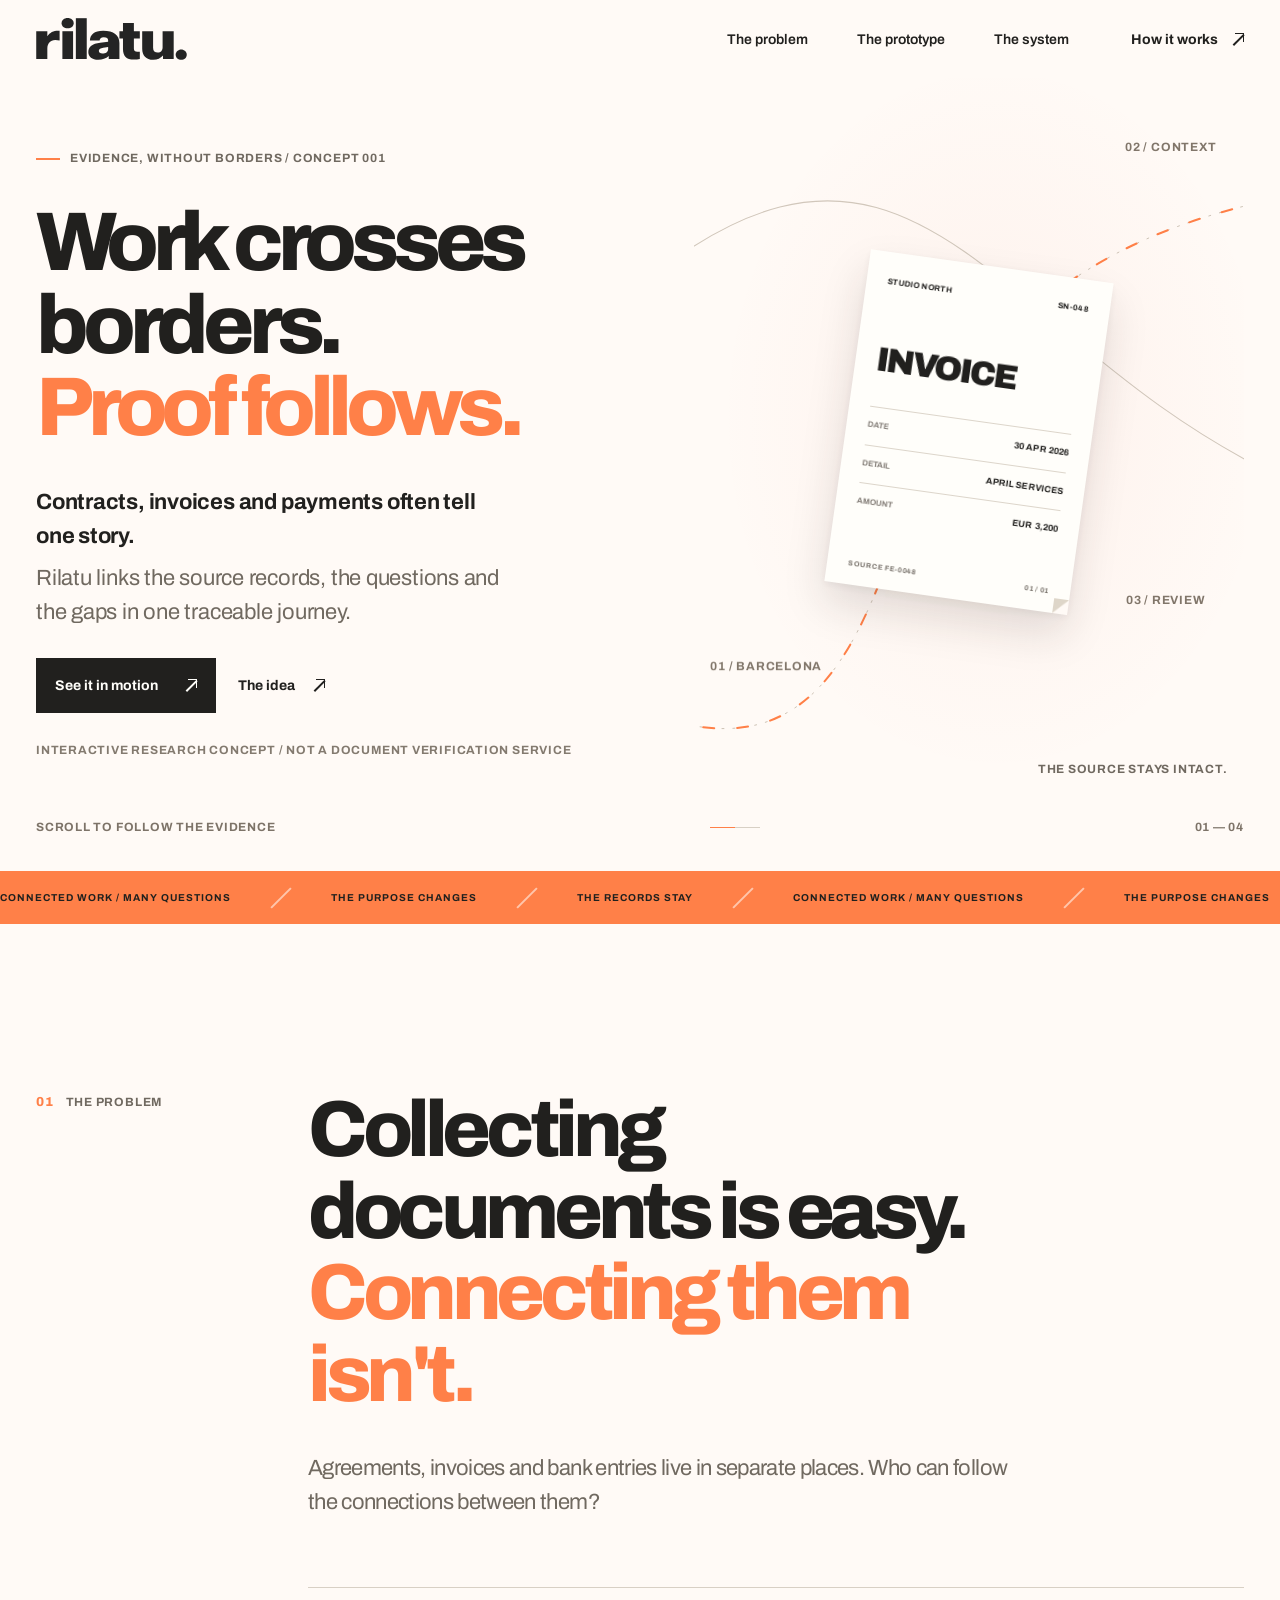
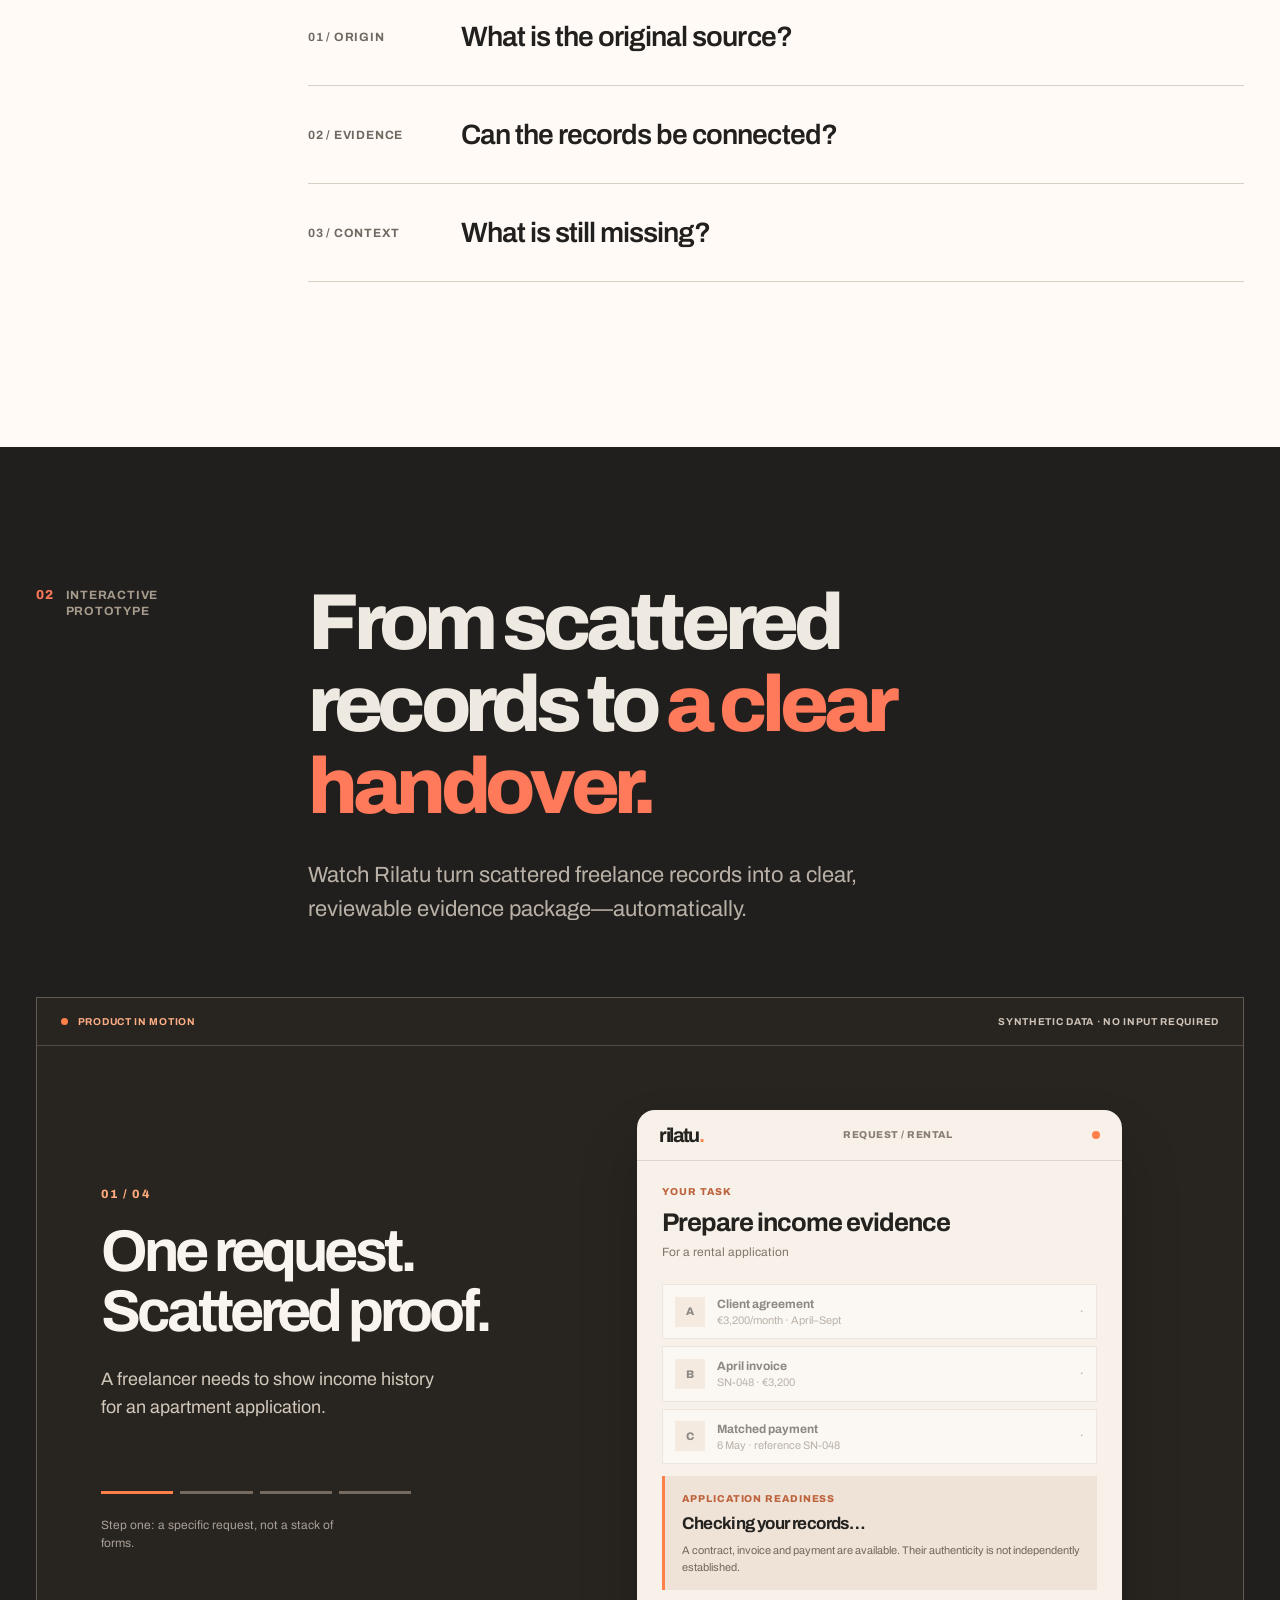
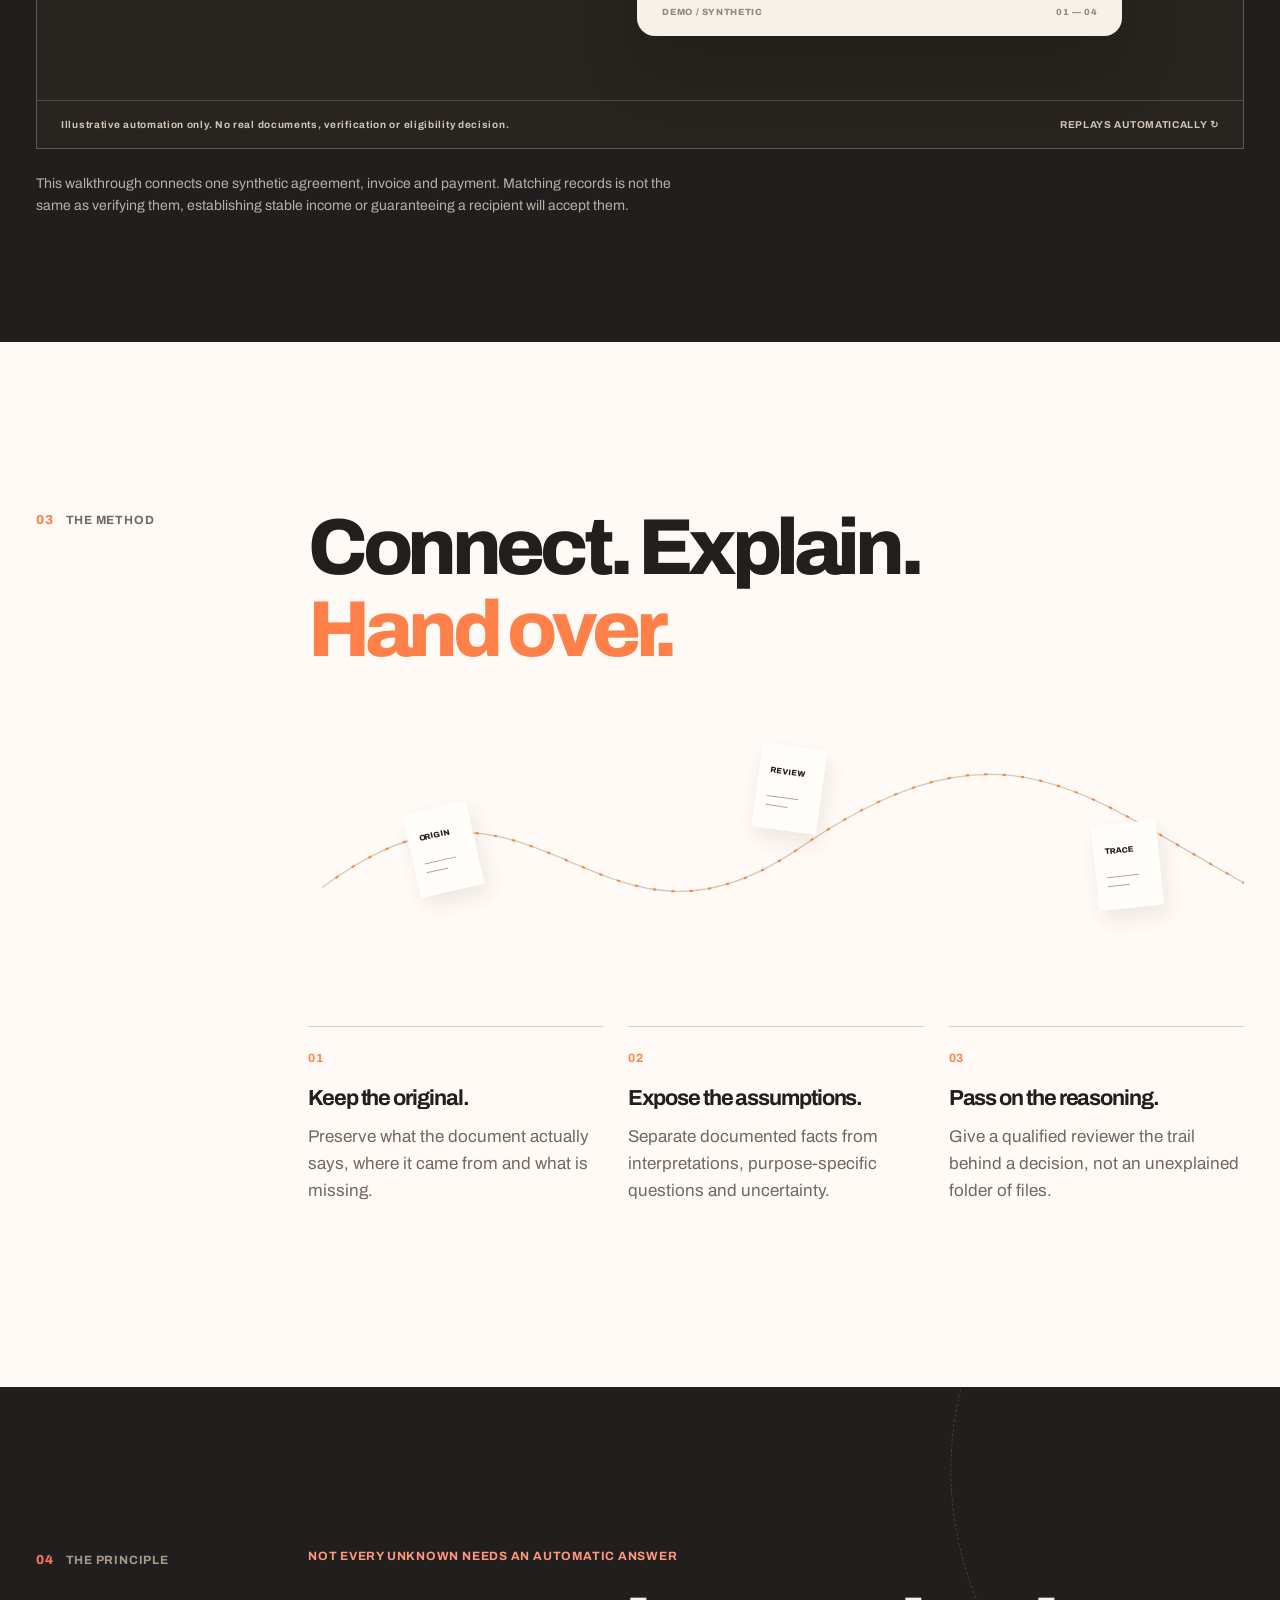
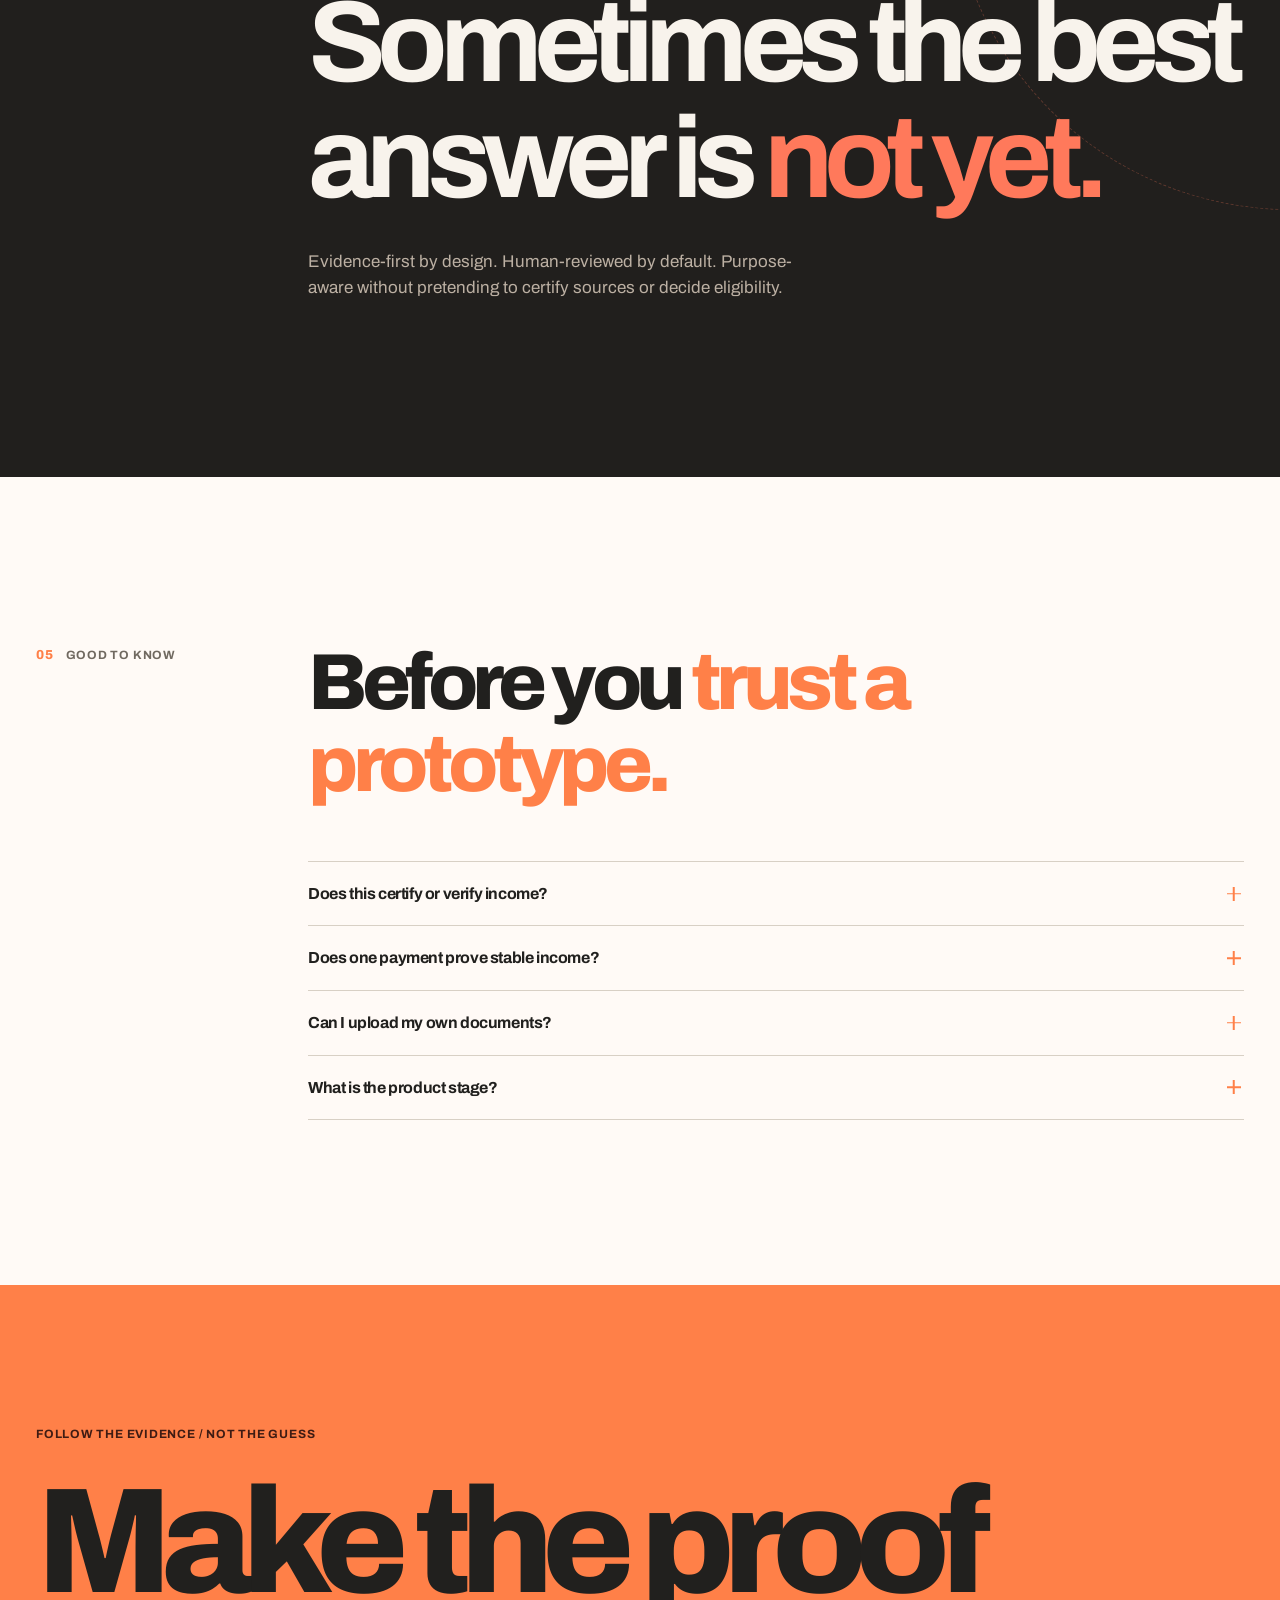
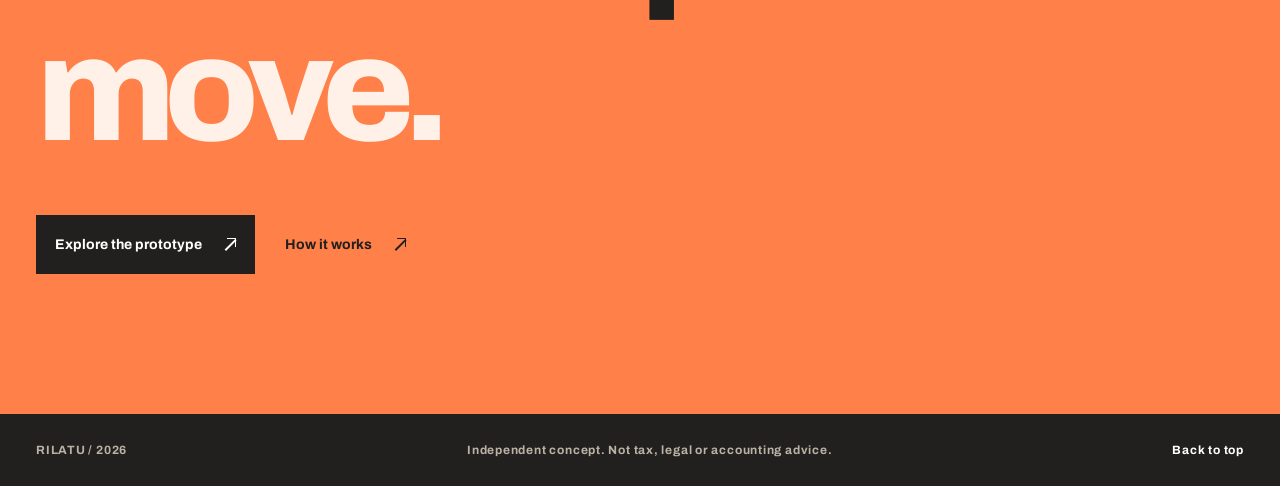
<file: index.html>
<!doctype html>
<html lang="en">
<head>
<meta charset="utf-8">
<meta name="viewport" content="width=device-width,initial-scale=1">
<meta name="theme-color" content="#f3eee6">
<meta name="description" content="Rilatu links a freelance contract, invoice and payment to the questions they can support. Explore an interactive, synthetic evidence journey.">
<meta name="color-scheme" content="light">
<meta property="og:type" content="website">
<meta property="og:title" content="Rilatu — Proof should travel.">
<meta property="og:description" content="Contracts, invoices and payments connect into one traceable work history.">
<meta property="og:image" content="https://dokarpov.github.io/rilatu/og-cover.svg?v=geometric-2">
<meta property="og:url" content="https://dokarpov.github.io/rilatu/">
<meta name="twitter:card" content="summary_large_image">
<link rel="canonical" href="https://dokarpov.github.io/rilatu/">
<link rel="icon" type="image/svg+xml" href="favicon.svg?v=geometric-2">
<link rel="manifest" href="site.webmanifest">
<link rel="preconnect" href="https://fonts.googleapis.com">
<link rel="preconnect" href="https://fonts.gstatic.com" crossorigin>
<link href="https://fonts.googleapis.com/css2?family=Archivo:wght@400;500;600;700;800;900&display=swap" rel="stylesheet">
<link rel="stylesheet" href="styles.css?v=vector-1"><link rel="stylesheet" href="film.css">
<script type="application/ld+json">{"@context":"https://schema.org","@type":"WebSite","name":"Rilatu","url":"https://dokarpov.github.io/rilatu/","inLanguage":"en","description":"Interactive synthetic example of connected freelance work evidence."}</script>
<script src="script.js?v=vector-1" defer></script><script src="film.js" defer></script>
<title>Rilatu — Proof should travel.</title>
</head>
<body>
<a class="skip" href="#main">Skip to content</a>
<header class="site-header" id="top">
  <div class="container nav-inner">
    <a class="wordmark" href="#top" aria-label="Rilatu home"><img class="brand-wordmark" src="rilatu-logo.svg?v=geometric-2" width="152" height="43" alt="rilatu." decoding="async"></a>
    <nav class="desktop-nav" aria-label="Main navigation"><a href="#problem">The problem</a><a href="#demo">The prototype</a><a href="#method">The system</a></nav>
    <a class="nav-cta" href="#method">How it works <span class="arrow-icon" aria-hidden="true"></span></a>
  </div>
</header>

<main id="main">
  <section class="hero" aria-labelledby="hero-title">
    <div class="container hero-inner">
      <div class="hero-copy">
        <p class="eyebrow"><span class="dash"></span> EVIDENCE, WITHOUT BORDERS / CONCEPT 001</p>
        <h1 id="hero-title"><span class="hero-line"><span>Work crosses</span></span><span class="hero-line"><span>borders.</span></span><span class="hero-line tone"><span>Proof follows.</span></span></h1>
        <div class="hero-deck">
          <p>Contracts, invoices and payments often tell one story.</p>
          <p>Rilatu links the source records, the questions and the gaps in one traceable journey.</p>
        </div>
        <div class="hero-actions"><a class="solid-link" href="#demo">See it in motion <span class="arrow-icon" aria-hidden="true"></span></a><a class="under-link" href="#problem">The idea <span class="arrow-icon" aria-hidden="true"></span></a></div>
        <p class="concept-note">INTERACTIVE RESEARCH CONCEPT / NOT A DOCUMENT VERIFICATION SERVICE</p>
      </div>
      <div class="hero-flight" aria-label="Illustration of agreement, invoice and payment records linked along a route">
        <svg class="flight-vector" viewBox="0 0 720 720" preserveAspectRatio="xMidYMid meet" aria-hidden="true"><path class="ghost-path" d="M-80 630 C 170 775 224 600 280 442 S 447 120 800 90"/><path class="animated-path" d="M-80 630 C 170 775 224 600 280 442 S 447 120 800 90"/><path class="side-route" d="M15 180 C 300 -30 385 276 700 416"/></svg>
        <span class="flight-coord flight-coord-1">01 / BARCELONA</span><span class="flight-coord flight-coord-2">02 / CONTEXT</span><span class="flight-coord flight-coord-3">03 / REVIEW</span>
        <div class="flight-paper paper-main" aria-hidden="true"><div class="receipt-top"><span>STUDIO NORTH</span><span>SN-048</span></div><div class="receipt-heading">INVOICE</div><div class="receipt-row"><span>DATE</span><b>30 APR 2026</b></div><div class="receipt-row"><span>DETAIL</span><b>APRIL SERVICES</b></div><div class="receipt-row"><span>AMOUNT</span><b>EUR 3,200</b></div><div class="receipt-bottom"><span>SOURCE FE-0048</span><span>01 / 01</span></div></div>
        <div class="flight-paper paper-traveler traveler-a" aria-hidden="true"><span>01 / AGREEMENT</span><i></i><i></i><i></i><b>PDF</b></div>
        <div class="flight-paper paper-traveler traveler-b" aria-hidden="true"><span>02 / INVOICE</span><i></i><i></i><i></i><b>ES</b></div>
        <div class="flight-paper paper-traveler traveler-c" aria-hidden="true"><span>03 / PAYMENT</span><i></i><i></i><i></i><b>OK?</b></div>
        <span class="flight-label">THE SOURCE STAYS INTACT.</span>
      </div>
    </div>
    <div class="container hero-foot"><span>SCROLL TO FOLLOW THE EVIDENCE</span><span class="hero-scroll-signal" aria-hidden="true"><span></span></span><span>01 — 04</span></div>
  </section>

  <div class="ticker" aria-hidden="true"><div class="ticker-track"><span>CONNECTED WORK / MANY QUESTIONS</span><i></i><span>THE PURPOSE CHANGES</span><i></i><span>THE RECORDS STAY</span><i></i><span>CONNECTED WORK / MANY QUESTIONS</span><i></i><span>THE PURPOSE CHANGES</span><i></i><span>THE RECORDS STAY</span><i></i></div></div>

  <section class="problem section-pad container" id="problem" aria-labelledby="problem-title">
    <div class="section-index" data-reveal><span>01</span><span>THE PROBLEM</span></div>
    <div class="section-main">
      <h2 class="display" id="problem-title" data-reveal>Collecting documents is easy. <span>Connecting them isn't.</span></h2>
      <p class="problem-lead" data-reveal>Agreements, invoices and bank entries live in separate places. Who can follow the connections between them?</p>
      <div class="questions">
        <div class="question" data-reveal><span>01 / ORIGIN</span><p>What is the original source?</p><i></i></div>
        <div class="question" data-reveal><span>02 / EVIDENCE</span><p>Can the records be connected?</p><i></i></div>
        <div class="question" data-reveal><span>03 / CONTEXT</span><p>What is still missing?</p><i></i></div>
      </div>
    </div>
  </section>

  <section class="product" id="demo" aria-labelledby="demo-title">
    <div class="container">
      <div class="product-heading">
        <div class="section-index inverse" data-reveal><span>02</span><span>INTERACTIVE PROTOTYPE</span></div>
        <div><h2 class="display" id="demo-title" data-reveal>From scattered records to <span>a clear handover.</span></h2><p data-reveal>Watch Rilatu turn scattered freelance records into a clear, reviewable evidence package—automatically.</p></div>
      </div>

      <div class="rilatu-film" aria-label="Automatically animated product demonstration">
      <div class="rilatu-film-top"><span class="rilatu-live"><i></i> PRODUCT IN MOTION</span><span>SYNTHETIC DATA · NO INPUT REQUIRED</span></div>
      <div class="rilatu-film-grid"><div class="rilatu-film-copy"><span class="rilatu-overline" id="filmCounter">01 / 04</span><h3 id="filmHeading">One request. Scattered proof.</h3><p id="filmNarrative">A freelancer needs to show income history for an apartment application.</p><div class="rilatu-film-progress" aria-hidden="true"><i></i><i></i><i></i><i></i></div><p class="rilatu-film-caption" id="filmCaption">Rilatu prepares a reviewable package instead of sending loose documents.</p></div>
      <div class="rilatu-device"><div class="rilatu-device-bar"><b>rilatu<span>.</span></b><span id="filmScreen">REQUEST / RENTAL</span><i></i></div><div class="rilatu-device-body">
      <div class="rilatu-device-intro"><span id="filmKicker">YOUR TASK</span><strong id="filmTitle">Prepare income evidence</strong><p id="filmSub">For a rental application</p></div>
      <div class="rilatu-film-docs">
      <div class="rilatu-film-doc" data-doc="agreement"><span class="rilatu-doc-symbol">A</span><div><strong>Client agreement</strong><small>€3,200/month · April–Sept</small></div><em>·</em></div>
      <div class="rilatu-film-doc" data-doc="invoice"><span class="rilatu-doc-symbol">B</span><div><strong>April invoice</strong><small>SN-048 · €3,200</small></div><em>·</em></div>
      <div class="rilatu-film-doc" data-doc="payment"><span class="rilatu-doc-symbol">C</span><div><strong>Matched payment</strong><small>6 May · reference SN-048</small></div><em>·</em></div></div>
      <div class="rilatu-film-outcome"><span id="filmResultKicker">APPLICATION READINESS</span><strong id="filmResultTitle">Checking your records…</strong><p id="filmResultText">Rilatu connects the available sources and highlights what still needs attention.</p></div><div class="rilatu-device-footer"><span>DEMO / SYNTHETIC</span><span id="filmDeviceStep">01 — 04</span></div></div></div></div>
      <div class="rilatu-film-bottom"><span>Illustrative automation only. No real documents, verification or eligibility decision.</span><span>REPLAYS AUTOMATICALLY ↻</span></div></div>
      <div class="rilatu-film-legacy" hidden>
      <div class="workspace" data-reveal data-step="1">
        <div class="workspace-top"><span><span class="status-dot"></span> RILATU / EVIDENCE WORKSPACE</span><span>SYNTHETIC RECORD / FE-0048</span></div>
        <div class="guided-head" aria-label="Interactive demo progress">
          <p class="guided-kicker"><span id="guidedCount">01 / 03</span> &middot; An example, not verified evidence</p>
          <h3 id="stepTitle" tabindex="-1">What do you need to prove?</h3>
          <p id="stepDesc">Choose a purpose to begin. We'll show one decision at a time.</p>
          <div class="guided-progress" aria-hidden="true"><span data-step-marker="1" class="is-current">Choose</span><span data-step-marker="2">Inspect</span><span data-step-marker="3">Review</span></div>
        </div>
        <div class="workspace-body">
          <div class="source-panel">
            <div class="small-label"><span>01 / CONNECTED SOURCES</span><span class="unchanged-label">UNCHANGED IN EVERY VIEW</span></div>
            <p class="panel-explainer">Three records tell one work story. Select any record to inspect its role.</p>
            <div class="record-stack" id="sourceSheet" aria-label="Three source records connected in a sample evidence chain">
              <button type="button" class="record is-inspected" data-record="contract" aria-pressed="true"><span class="record-index">01 / AGREEMENT</span><span class="record-title">Client retainer</span><span class="record-meta">Studio North · April–September 2026</span><strong>€3,200 / month</strong><span class="record-stamp">SOURCE A</span></button>
              <button type="button" class="record" data-record="invoice" aria-pressed="false"><span class="record-index">02 / INVOICE</span><span class="record-title">Work billed</span><span class="record-meta">SN-048 · April 2026</span><strong>€3,200</strong><span class="record-stamp">SOURCE B</span></button>
              <button type="button" class="record" data-record="payment" aria-pressed="false"><span class="record-index">03 / PAYMENT</span><span class="record-title">Transfer recorded</span><span class="record-meta">Reference SN-048 · 06 May 2026</span><strong>€3,200</strong><span class="record-stamp">SOURCE C</span></button>
            </div>
            <div class="record-inspector" id="recordInspector" aria-live="polite"><span id="recordInspectLabel">AGREEMENT / FACT</span><p id="recordInspectText">A sample agreement states a monthly retainer. It does not prove every month was paid.</p></div>
            <p class="source-assurance"><span class="assurance-symbol" aria-hidden="true"></span>Amount and reference match in this sample; authenticity is not verified.</p>
          </div>
          <div class="review-panel">
            <div class="small-label"><span>02 / CHOOSE THE PURPOSE</span><span id="reviewCode">01 / INCOME</span></div>
            <p class="panel-explainer review-instruction">The sources stay the same. A different purpose requires a different explanation.</p>
            <div class="countries" role="group" aria-label="Choose evidence purpose">
              <button type="button" class="country is-active" data-country="income" aria-pressed="true"><small>01</small>Income</button>
              <button type="button" class="country" data-country="rental" aria-pressed="false"><small>02</small>Rental</button>
              <button type="button" class="country" data-country="residency" aria-pressed="false"><small>03</small>Residency</button>
              <div class="country-indicator" aria-hidden="true"><i id="countryIndicator"></i></div>
            </div>
            <div class="review-dynamic" id="reviewDynamic" aria-live="polite" aria-atomic="true">
              <p class="context-label" id="interpretationSubtitle">PURPOSE / INCOME SUMMARY · ILLUSTRATIVE</p>
              <h3 id="interpretationTitle">Three records. One traceable payment.</h3>
              <dl class="review-results">
                <div><dt>What we know</dt><dd id="mappingText">An agreement, an April invoice and one linked payment of €3,200</dd></div>
                <div><dt>What to check</dt><dd id="checkText">Identity, source authenticity and consistency</dd></div>
                <div><dt>What's missing</dt><dd id="missingText">Additional periods and independent verification</dd></div>
              </dl>
              <div class="review-outcome" id="reviewOutcome"><span class="outcome-mark" aria-hidden="true"></span><div><span>CURRENT STATUS</span><strong>Linked, not certified</strong><p id="nextAction">Match additional months and check authenticity before claiming regular income.</p></div></div>
              <p class="interpretation-note" id="interpretationNote">An illustrative link, not a verified income report.</p>
            </div>
            <p class="journey-nudge" id="journeyNudge" role="status" aria-live="polite"><span>YOUR NEXT STEP</span> Open the evidence trail to see which records support this review.</p>
            <div class="review-buttons"><button type="button" class="review-button" id="trailToggle" aria-expanded="false" aria-controls="evidenceTrail">View evidence trail <span class="line-chevron" aria-hidden="true"></span></button><button type="button" class="review-button strong-button" id="exportButton">Export sample JSON <span class="arrow-icon" aria-hidden="true"></span></button></div>
            <p class="export-feedback" id="exportFeedback" role="status" aria-live="polite"></p>
            <div class="evidence-trail" id="evidenceTrail" hidden><p>03 / TRACE WHAT IS KNOWN</p><ol><li><b>Agreement</b> Monthly retainer in a sample agreement</li><li><b>Invoice</b> €3,200 billed for April; SN-048</li><li><b>Payment</b> €3,200, matching reference SN-048</li><li><b>Purpose</b> <span id="trailContext">Income summary / sample</span></li><li><b>Gap</b> <span id="trailGap">Only one month of payment evidence</span></li><li><b>Status</b> Illustrative match; independent checks required</li></ol></div>
          </div>
        </div>
        <div class="guided-actions" aria-label="Demo navigation">
          <button type="button" id="demoBack" class="guided-back" hidden>Back</button>
          <button type="button" id="demoNext" class="guided-next" hidden>See the review <span aria-hidden="true">&rarr;</span></button>
        </div>
        <div class="workspace-foot"><span>LINKED DOES NOT MEAN INDEPENDENTLY VERIFIED.</span><span>NO UPLOADS / NO BACKEND</span></div>
      </div>
      </div>
      <p class="demo-caveat" data-reveal>This walkthrough connects one synthetic agreement, invoice and payment. Matching records is not the same as verifying them, establishing stable income or guaranteeing a recipient will accept them.</p>
    </div>
  </section>

  <section class="method section-pad container" id="method" aria-labelledby="method-title">
    <div class="section-index" data-reveal><span>03</span><span>THE METHOD</span></div>
    <div class="section-main">
      <h2 class="display" id="method-title" data-reveal>Connect. Explain. <span>Hand over.</span></h2>
      <div class="handoff" aria-hidden="true"><svg viewBox="0 0 1120 270" preserveAspectRatio="none"><path class="handoff-quiet" d="M-40 195C254-18 312 275 570 130S915 85 1150 185"/><path class="handoff-live" d="M-40 195C254-18 312 275 570 130S915 85 1150 185"/></svg><div class="handoff-doc hd-one"><span>ORIGIN</span><i></i><i></i></div><div class="handoff-doc hd-two"><span>REVIEW</span><i></i><i></i></div><div class="handoff-doc hd-three"><span>TRACE</span><i></i><i></i></div></div>
      <div class="steps"><article data-reveal><span>01</span><h3>Keep the original.</h3><p>Preserve what the document actually says, where it came from and what is missing.</p></article><article data-reveal><span>02</span><h3>Expose the assumptions.</h3><p>Separate documented facts from interpretations, purpose-specific questions and uncertainty.</p></article><article data-reveal><span>03</span><h3>Pass on the reasoning.</h3><p>Give a qualified reviewer the trail behind a decision, not an unexplained folder of files.</p></article></div>
    </div>
  </section>

  <section class="statement"><div class="container statement-inner"><div class="section-index inverse"><span>04</span><span>THE PRINCIPLE</span></div><div><p class="statement-pre">NOT EVERY UNKNOWN NEEDS AN AUTOMATIC ANSWER</p><h2 data-reveal>Sometimes the best answer is <span>not yet.</span></h2><p>Evidence-first by design. Human-reviewed by default. Purpose-aware without pretending to certify sources or decide eligibility.</p></div></div><div class="statement-curve" aria-hidden="true"></div></section>

  <section class="faq section-pad container" id="faq" aria-labelledby="faq-title"><div class="section-index"><span>05</span><span>GOOD TO KNOW</span></div><div class="section-main"><h2 class="display" id="faq-title" data-reveal>Before you <span>trust a prototype.</span></h2><div class="faq-items"><details><summary>Does this certify or verify income?<span class="faq-plus" aria-hidden="true"></span></summary><p>No. This demonstration only links synthetic records. It does not authenticate files, certify income or guarantee acceptance.</p></details><details><summary>Does one payment prove stable income?<span class="faq-plus" aria-hidden="true"></span></summary><p>No. One matched payment is evidence for one period, not proof of income continuity. More history and independent verification would be needed.</p></details><details><summary>Can I upload my own documents?<span class="faq-plus" aria-hidden="true"></span></summary><p>No. Everything on this page uses synthetic examples in your browser; there is no backend or personal document storage.</p></details><details><summary>What is the product stage?<span class="faq-plus" aria-hidden="true"></span></summary><p>Interactive research concept. The next milestone is validating source-linking and evidence-review workflows with freelancers and the people receiving their documents.</p></details></div></div></section>

  <section class="closing" id="contact"><div class="container closing-inner"><p>FOLLOW THE EVIDENCE / NOT THE GUESS</p><h2 data-reveal>Make the proof <span>move.</span></h2><div class="closing-actions"><a href="#demo" class="closing-primary">Explore the prototype <span class="arrow-icon" aria-hidden="true"></span></a><a href="#method">How it works <span class="arrow-icon" aria-hidden="true"></span></a></div></div></section>
</main>
<footer class="footer"><div class="container footer-inner"><span>RILATU / 2026</span><span>Independent concept. Not tax, legal or accounting advice.</span><a href="#top">Back to top</a></div></footer>
</body>
</html>
</file>
<file: styles.css>
/* RILATU / 2026
   Direction: warm paper, black ink, signal vermilion.
   Type: Archivo only. Motion: travel, gravity, trace. No decorative cards. */
:root{--paper:#fffaf6;--white:#fffefa;--ink:#21201e;--soft:#706960;--faint:#d8d0c5;--red:#ff8048;--night:#211f1d;--night-text:#eee9e1;--ease:cubic-bezier(.22,1,.36,1)}
*{box-sizing:border-box}html{scroll-behavior:smooth;scroll-padding-top:82px}
body{margin:0;background:var(--paper);color:var(--ink);font:400 16px/1.5 'Archivo',Arial,sans-serif;-webkit-font-smoothing:antialiased;overflow-x:hidden}
button,input{font:inherit}a{color:inherit;text-decoration:none}h1,h2,h3,h4,p{margin-top:0}button,a{touch-action:manipulation}button:focus-visible,a:focus-visible,summary:focus-visible{outline:2px solid var(--red);outline-offset:4px}::selection{background:var(--red);color:#fff}[hidden]{display:none!important}
.container{width:min(100% - 40px,1400px);margin-inline:auto}.skip{position:fixed;top:-100px;left:15px;padding:12px;background:var(--red);color:#fff;z-index:999}.skip:focus{top:12px}
/* Header: no boxes, no colored pill controls. */
.site-header{position:sticky;top:0;z-index:100;background:rgba(255,250,246,.95);backdrop-filter:blur(16px)}
.nav-inner{min-height:68px;display:flex;align-items:center;gap:20px;justify-content:space-between}
.wordmark{display:inline-flex;align-items:center;gap:6px;white-space:nowrap;font-size:23px;font-weight:900;letter-spacing:-.07em;line-height:1}
.brand-wordmark{display:block;width:clamp(116px,13vw,151px);height:auto;aspect-ratio:760/216}.wordmark{flex:none}
.desktop-nav{display:none;align-items:center;gap:36px;margin-left:auto;margin-right:42px}
.desktop-nav a{font-weight:600;font-size:12px;transition:color .2s}.desktop-nav a:hover{color:var(--red)}
.nav-cta{display:flex;gap:12px;align-items:center;font-size:12px;font-weight:700}
.arrow-icon{display:inline-block;position:relative;width:14px;height:14px;flex:none;vertical-align:-2px}
.arrow-icon:before{content:"";position:absolute;left:1px;top:7px;width:15px;height:1.6px;background:currentColor;transform:rotate(-45deg);transform-origin:center}
.arrow-icon:after{content:"";position:absolute;right:0;top:1px;width:8px;height:8px;border-top:1.6px solid currentColor;border-right:1.6px solid currentColor}
a:hover>.arrow-icon,button:hover>.arrow-icon{transform:translate(3px,-3px);transition:transform .3s var(--ease)}
/* Hero: type and a designed flight mechanism */
.hero{overflow:hidden}.hero-inner{display:grid;grid-template-columns:1fr;min-height:unset;gap:40px;align-items:center}
.hero-copy{padding:72px 0 0;position:relative;z-index:2}
.eyebrow,.concept-note,.hero-foot,.flight-coord,.flight-label,.receipt-top,.receipt-row,.receipt-bottom,.ticker,.section-index,.question>span,.workspace-top,.small-label,.context-label,.review-results dt,.regime-control>p,.source-head,.source-end,.workspace-foot,.source-assurance,.evidence-trail>p,.steps article>span,.statement-pre,.closing-inner>p,.footer-inner{font-size:10px;font-weight:700;letter-spacing:.1em}
.eyebrow{color:var(--soft);display:flex;align-items:center;gap:10px;margin-bottom:34px}.dash{display:inline-block;width:24px;height:2px;background:var(--red)}
.hero h1{font-size:clamp(53px,11.9vw,91px);font-weight:800;letter-spacing:-.092em;line-height:.95;margin-bottom:36px;max-width:14ch}
.hero-line{display:block;overflow:hidden;padding-bottom:.07em;margin-bottom:-.07em}
.hero-line>span{display:block;animation:rise-into-view 1.1s var(--ease) backwards}
.hero-line:nth-child(2)>span{animation-delay:.12s}.hero-line:nth-child(3)>span{animation-delay:.24s}
.hero-line.tone{color:var(--red)}
.hero-deck{max-width:440px;font-size:15px;color:var(--soft);line-height:1.62;letter-spacing:-.01em}
.hero-deck p:first-child{font-weight:700;color:var(--ink);font-size:18px;margin-bottom:8px}.hero-deck p:last-child{margin-bottom:0}
.hero-actions{display:flex;flex-wrap:wrap;align-items:center;gap:22px;margin-top:29px}
.solid-link{background:var(--ink);color:var(--white);display:inline-flex;align-items:center;gap:25px;padding:17px 19px;font-size:12px;font-weight:700;transition:background .25s}
.solid-link:hover{background:var(--red)}.under-link{font-size:12px;font-weight:700;display:inline-flex;gap:16px;align-items:center}
.concept-note{font-size:9px;letter-spacing:.075em;color:#837a6f;line-height:1.5;margin:28px 0 0}
.hero-flight{height:500px;position:relative;isolation:isolate;perspective:1000px;overflow:hidden;transform-style:preserve-3d}
.hero-flight:after{content:"";position:absolute;inset:0;z-index:-1;background:radial-gradient(ellipse at 55% 47%,rgba(235,89,59,.055),transparent 65%)}
.flight-vector{position:absolute;inset:-7% -10%;width:120%;height:114%;overflow:visible}
.ghost-path{fill:none;stroke:#c9beb0;stroke-width:1;stroke-dasharray:3 9}
.animated-path{fill:none;stroke:var(--red);stroke-width:2.2;stroke-dasharray:12 25;stroke-linecap:round;animation:run-path 9s linear infinite}
.side-route{fill:none;stroke:#d1c7bb;stroke-width:1.2}
.flight-coord{position:absolute;color:#81766a;font-size:9px;z-index:3}.flight-coord-1{left:3%;bottom:18%}.flight-coord-2{right:5%;top:9%}.flight-coord-3{right:7%;bottom:27%}
.flight-label{position:absolute;bottom:4%;right:3%;font-size:9px;color:var(--soft)}
.flight-paper{position:absolute;background:var(--white);color:var(--ink);box-shadow:0 21px 40px rgba(39,33,29,.13),0 3px 8px rgba(39,33,29,.06);will-change:transform}
.paper-main{z-index:5;width:245px;height:335px;left:50%;top:49%;padding:24px 21px 18px;transform:translate(-50%,-50%) rotate(8deg);animation:main-paper-float 8s ease-in-out infinite;backface-visibility:hidden}
.paper-main:after{content:"";position:absolute;inset:auto 0 0 auto;border-top:15px solid #ded6c9;border-right:15px solid var(--paper)}
.receipt-top{display:flex;justify-content:space-between;font-size:8px;letter-spacing:.04em}
.receipt-heading{font-size:34px;letter-spacing:-.075em;font-weight:900;margin:46px 0 22px}
.receipt-row{padding-block:12px;border-top:1px solid #dcd5ca;display:flex;justify-content:space-between;gap:8px;font-size:8px;letter-spacing:.01em}
.receipt-row>span{color:#857f79}.receipt-row b{text-align:right;font-size:9px}
.receipt-bottom{display:flex;justify-content:space-between;position:absolute;left:21px;right:21px;bottom:16px;font-size:7px;color:#756f68}
.paper-traveler{width:78px;height:105px;padding:10px;opacity:0;backface-visibility:hidden;z-index:2}
.paper-traveler>span{font-size:8px;font-weight:800;letter-spacing:.05em}.paper-traveler i{display:block;height:1px;background:#a79e93;width:75%;margin-top:12px}.paper-traveler i:nth-of-type(2){width:55%;margin-top:8px}.paper-traveler i:nth-of-type(3){width:65%;margin-top:8px}.paper-traveler b{position:absolute;bottom:8px;left:10px;font-size:19px}
.traveler-a{left:6%;top:7%;animation:fly-a 17s ease-in-out infinite}.traveler-b{right:3%;top:18%;background:#ffe3d8;animation:fly-b 19s ease-in-out -5s infinite}.traveler-c{left:8%;bottom:15%;animation:fly-c 20s ease-in-out -9s infinite}
.hero-foot{display:flex;justify-content:space-between;align-items:center;gap:15px;color:#7d7368;margin:18px auto 34px;font-size:9px}.hero-scroll-signal{width:50px;height:1px;background:var(--faint);position:relative;overflow:hidden}.hero-scroll-signal>span{position:absolute;inset:0;width:25px;background:var(--red);animation:slide-dot 2s ease-in-out infinite alternate}
.ticker{overflow:hidden;background:var(--red);color:var(--ink);height:53px;display:flex;align-items:center}.ticker-track{display:flex;align-items:center;width:max-content;white-space:nowrap;gap:36px;animation:marquee 30s linear infinite}.ticker-track>i{width:28px;height:2px;background:rgba(255,255,255,.55);transform:rotate(-45deg)}
/* Sections use whitespace and strokes, never cards. */
.section-pad{padding-block:100px}.section-index{display:flex;gap:12px;align-items:baseline;color:var(--soft);padding-top:5px}
.section-index span:first-child{color:var(--red);font-size:13px;font-weight:800}
.section-main{min-width:0}.display{font-size:clamp(45px,9vw,98px);line-height:1;letter-spacing:-.075em;font-weight:800;max-width:14ch;margin-bottom:31px}
.display span{color:var(--red)}
.problem-lead{font-size:17px;line-height:1.5;letter-spacing:-.03em;max-width:730px;color:var(--soft)}
.questions{margin-top:45px}.question{display:grid;grid-template-columns:110px 1fr 20px;align-items:center;gap:13px;position:relative;padding:23px 0;border-top:1px solid var(--faint)}
.question:last-child{border-bottom:1px solid var(--faint)}.question>span{font-size:9px;color:var(--soft)}
.question p{margin:0;font-size:clamp(16px,3vw,26px);line-height:1.2;font-weight:600;letter-spacing:-.035em}
.question i{width:14px;height:14px;border-top:2px solid var(--red);border-right:2px solid var(--red);transform:rotate(45deg) translate(-4px,4px);transition:transform .35s}
.question:hover i{transform:rotate(45deg) translate(-4px,4px)}
/* The prototype is a single product surface, divided by whitespace and an editorial axis. */
.product{background:var(--night);color:var(--night-text);padding-block:100px 110px;overflow:hidden}
.product-heading .display{color:var(--night-text);max-width:16ch}
.product-heading .display span{color:#ff795b}.product-heading p{max-width:560px;color:#b9b1a7;font-size:16px;line-height:1.55}
.inverse{color:#a69a8d}.inverse span:first-child{color:#fb7557}
.workspace{margin-top:55px;background:#2d2925;color:#f7f2eb}
.workspace-top,.workspace-foot{display:flex;justify-content:space-between;align-items:center;gap:10px;padding:19px 22px;color:#c9beb2;font-size:9px}
.workspace-top{border-bottom:1px solid rgba(255,255,255,.13)}
.workspace-top>span:first-child{display:flex;align-items:center;gap:10px}.status-dot{width:7px;height:7px;background:#fb7557;display:inline-block;border-radius:50%;box-shadow:0 0 0 5px rgba(251,117,87,.12)}
.workspace-body{display:grid;grid-template-columns:1fr;min-width:0}
.source-panel,.review-panel{padding:26px 23px 35px;min-width:0}
.source-panel{border-bottom:1px solid rgba(255,255,255,.15)}
.small-label{display:flex;justify-content:space-between;gap:9px;color:#b0a69a;font-size:9px}
.source-page{background:#f8f4ed;color:var(--ink);width:min(100%,310px);min-height:415px;margin:37px auto 28px;padding:27px 23px 20px;position:relative;transform:rotate(-2.5deg);box-shadow:8px 14px 23px rgba(0,0,0,.17)}
.source-head{display:flex;justify-content:space-between;font-size:9px;line-height:1.5}
.source-head span{text-align:right;font-size:8px}.source-page h3{font-size:47px;letter-spacing:-.07em;margin:66px 0 0;line-height:1}
.source-desc{font-size:11px;color:#6e655c;margin:8px 0 28px}
.source-line{border-top:1px solid #dcd5cb;padding:11px 0;display:flex;justify-content:space-between;gap:9px;font-size:11px}
.source-line span{color:#766e66}.source-line b{text-align:right}
.source-total{display:flex;justify-content:space-between;gap:12px;margin-top:13px;align-items:baseline}.source-total span{font-size:10px}.source-total b{font-size:26px;letter-spacing:-.06em}
.source-end{position:absolute;bottom:13px;left:23px;right:23px;font-size:7px;letter-spacing:.03em;color:#7b736a}
.source-assurance{margin:0;display:flex;gap:10px;align-items:center;color:#b8b0a6;font-size:9px;justify-content:center}
.assurance-symbol{display:inline-block;width:13px;height:8px;border-left:2px solid #ff795b;border-bottom:2px solid #ff795b;transform:rotate(-45deg);margin-bottom:4px}
.countries{display:grid;grid-template-columns:repeat(3,minmax(0,1fr));margin-top:29px;position:relative;border-bottom:1px solid #5a5049}
.country{background:none;color:#a59a8f;border:0;min-width:0;cursor:pointer;padding:16px 3px 18px;font-size:12px;font-weight:700;text-align:left;display:flex;gap:8px;align-items:center;transition:color .25s}
.country small{font-size:9px;font-weight:600;opacity:.6}.country.is-active{color:#fff}.country:hover{color:#fff}
.country-indicator{position:absolute;bottom:-1px;left:0;right:0;height:2px;pointer-events:none}.country-indicator i{display:block;width:33.333%;height:2px;background:#ff795b;transform:translateX(calc(var(--route,0) * 100%));transition:transform .75s var(--ease)}
.review-dynamic{padding-top:28px;min-height:380px}
.context-label{font-size:10px;color:#ff977f;margin:0 0 15px}
.review-dynamic h3{font-size:clamp(27px,4.4vw,41px);line-height:1.13;letter-spacing:-.065em;font-weight:700;max-width:460px;margin:0 0 28px}
.review-results{margin:0}.review-results>div{padding:13px 0;display:grid;grid-template-columns:100px 1fr;gap:12px;border-top:1px solid #4c453e}
.review-results dt{color:#afa398;letter-spacing:.02em;font-size:10px}
.review-results dd{margin:0;font-size:12px;font-weight:600;overflow-wrap:anywhere;line-height:1.5}
.interpretation-note{margin:21px 0 0;color:#b8afa5;max-width:460px;font-size:12px;line-height:1.65}
.regime-control{margin-bottom:24px}.regime-control>p{font-size:9px;color:#a9a096;margin-bottom:9px}
.regime-buttons{display:flex;gap:10px;flex-wrap:wrap}.regime-buttons button{color:#ab9f94;background:none;border:0;border-bottom:1px solid transparent;padding:7px 0;cursor:pointer;font-size:12px}
.regime-buttons button.is-active{color:#fff;border-color:#ff795b}
.review-buttons{display:flex;flex-wrap:wrap;gap:10px;margin-top:12px}.review-button{background:none;border:0;color:#fff;cursor:pointer;display:inline-flex;align-items:center;gap:12px;padding:12px 0;font-size:11px;font-weight:700}
.strong-button{color:#ff977f}.line-chevron{height:9px;width:9px;border-top:1.5px solid currentColor;border-right:1.5px solid currentColor;transform:rotate(45deg)}
.review-button[aria-expanded="true"] .line-chevron{transform:rotate(135deg)}
.evidence-trail{margin-top:19px;border-top:1px solid #51473d;padding-top:19px;animation:trail-appear .35s ease}
.evidence-trail>p{color:#ff977f;font-size:9px;margin:0 0 12px}
.evidence-trail ol{list-style:none;margin:0;padding:0}.evidence-trail li{padding:8px 0;display:grid;grid-template-columns:75px 1fr;gap:10px;color:#c8c0b7;font-size:12px;line-height:1.5}
.evidence-trail b{color:#fff;font-size:11px}.evidence-trail a{color:#ff977f}.evidence-trail .arrow-icon{width:10px;height:10px;scale:.7}
.workspace-foot{border-top:1px solid rgba(255,255,255,.1)}
.demo-caveat{font-size:12px;color:#b8afa6;max-width:650px;margin:24px 0 0;line-height:1.6}
.review-dynamic.is-switching{animation:review-slide .55s var(--ease)}
/* Process becomes a physical flow rather than a row of cards. */
.method .display{max-width:15ch}
.handoff{position:relative;height:215px;overflow:hidden;margin-top:30px}
.handoff svg{position:absolute;inset:0;width:100%;height:100%}
.handoff-quiet{fill:none;stroke:#d5c6b6;stroke-width:1.3}.handoff-live{fill:none;stroke:var(--red);stroke-width:2;stroke-dasharray:4 18;animation:run-path 7s linear infinite}
.handoff-doc{width:65px;height:85px;background:#fffefa;position:absolute;padding:11px;box-shadow:4px 10px 20px rgba(62,39,27,.09);animation:handoff-float 8s ease-in-out infinite}
.handoff-doc span{font-size:8px;font-weight:800}.handoff-doc i{height:1px;background:#b2a69a;display:block;margin-top:15px;width:75%}.handoff-doc i:last-child{width:50%;margin-top:8px}
.hd-one{left:11%;top:33%;rotate:-13deg}.hd-two{left:48%;top:11%;rotate:8deg;animation-delay:-3s}.hd-three{right:9%;top:39%;rotate:-6deg;animation-delay:-5s}
.steps{display:grid;grid-template-columns:1fr;gap:31px;margin-top:18px}
.steps article{padding-top:17px;border-top:1px solid var(--faint)}
.steps article>span{color:var(--red);font-size:11px}
.steps h3{font-size:24px;font-weight:700;letter-spacing:-.05em;margin:13px 0 8px}.steps p{font-size:13px;color:var(--soft);line-height:1.6;max-width:340px}
.statement{position:relative;background:var(--night);color:#f8f3ec;padding:110px 0;overflow:hidden}
.statement-inner{position:relative;z-index:1}.statement-pre{color:#ff977f;font-size:10px}
.statement h2{font-size:clamp(54px,10.3vw,130px);line-height:.98;letter-spacing:-.085em;max-width:1000px;margin:20px 0 32px}
.statement h2 span{color:#ff795b}.statement-inner>div:last-child>p:last-child{max-width:490px;color:#bcb0a3;font-size:15px}
.statement-curve{position:absolute;border:1px dashed rgba(255,121,91,.27);border-radius:50%;width:680px;height:680px;right:-350px;top:-280px;animation:large-drift 16s ease-in-out infinite alternate}
.faq-items{margin-top:40px}.faq details{border-bottom:1px solid var(--faint)}.faq details:first-child{border-top:1px solid var(--faint)}
.faq summary{list-style:none;display:flex;align-items:center;justify-content:space-between;gap:20px;cursor:pointer;padding:21px 0;font-size:16px;font-weight:700;letter-spacing:-.025em}
.faq summary::-webkit-details-marker{display:none}.faq details p{font-size:13px;color:var(--soft);line-height:1.7;padding-bottom:20px;max-width:720px}
.faq-plus{width:20px;height:20px;position:relative;flex:none}.faq-plus:before,.faq-plus:after{content:"";position:absolute;background:var(--red);left:50%;top:50%;height:1.5px;width:14px;transform:translate(-50%,-50%)}
.faq-plus:after{transform:translate(-50%,-50%) rotate(90deg);transition:transform .3s}.faq details[open] .faq-plus:after{transform:translate(-50%,-50%)}
.closing{background:var(--red);color:var(--ink);overflow:hidden}.closing-inner{padding-block:103px}
.closing-inner>p{color:#3f1b13;margin-bottom:30px;font-size:10px}
.closing h2{font-size:clamp(72px,14vw,183px);line-height:.86;letter-spacing:-.095em;margin-bottom:45px;max-width:1150px;font-weight:800}
.closing h2 span{color:#fff1e8}.closing-actions{display:flex;align-items:center;gap:30px;flex-wrap:wrap}
.closing-actions a{display:flex;gap:20px;align-items:center;font-size:12px;font-weight:700}
.closing-primary{background:var(--ink);color:#fff;padding:19px}
.footer{background:var(--ink);color:#bcb1a5;padding-block:27px}.footer-inner{display:flex;justify-content:space-between;gap:13px;flex-wrap:wrap;font-size:9px}.footer-inner a{color:#fff}
/* Physical animation. All transforms and opacity; no scroll hijacking. */
@keyframes rise-into-view{from{transform:translateY(125%);opacity:.3}to{transform:translateY(0);opacity:1}}
@keyframes run-path{to{stroke-dashoffset:-480}}
@keyframes main-paper-float{0%,100%{transform:translate(calc(-50% + var(--px,0px)),calc(-50% + var(--py,0px))) rotate(8deg)}50%{transform:translate(calc(-50% + var(--px,0px)),calc(-55% + var(--py,0px))) rotate(4deg)}}
@keyframes fly-a{0%,100%{transform:translate(-110px,130px) rotate(-33deg) scale(.5);opacity:0}20%{opacity:1}50%{transform:translate(85px,-40px) rotate(13deg) scale(1)}80%{opacity:.9}98%{transform:translate(360px,140px) rotate(46deg) scale(.4);opacity:0}}
@keyframes fly-b{0%,100%{transform:translate(130px,-100px) rotate(35deg) scale(.35);opacity:0}22%{opacity:1}51%{transform:translate(-105px,105px) rotate(-19deg) scale(.9)}85%{opacity:1}98%{transform:translate(-350px,225px) rotate(-34deg) scale(.4);opacity:0}}
@keyframes fly-c{0%,100%{transform:translate(-70px,160px) rotate(-40deg) scale(.4);opacity:0}23%{opacity:.85}60%{transform:translate(260px,-90px) rotate(11deg) scale(.85)}90%{opacity:.8}98%{transform:translate(400px,-160px) rotate(40deg) scale(.45);opacity:0}}
@keyframes slide-dot{to{transform:translateX(50px)}}
@keyframes marquee{to{transform:translateX(-50%)}}
@keyframes handoff-float{50%{translate:0 -15px;rotate:4deg}}
@keyframes large-drift{to{transform:translate(-75px,100px) scale(1.04)}}
@keyframes trail-appear{from{opacity:0;transform:translateY(-8px)}to{opacity:1;transform:translateY(0)}}
@keyframes review-slide{from{opacity:.2;transform:translateX(18px);filter:blur(2px)}to{opacity:1;transform:translateX(0);filter:blur(0)}}
.motion-active [data-reveal]{opacity:0;transform:translateY(35px);transition:opacity .8s ease,transform 1s var(--ease)}
.motion-active [data-reveal].revealed{opacity:1;transform:translateY(0)}
/* Layout: mobile is the baseline, desktop gains space rather than shrinking fixed widths. */
@media(min-width:700px){.container{width:min(100% - 72px,1400px)}.desktop-nav{display:flex}.nav-inner{min-height:78px}.hero-inner{grid-template-columns:1.06fr .94fr;gap:20px;min-height:655px}.hero-copy{padding:35px 0 0}.hero-flight{height:670px}.hero h1{font-size:clamp(64px,6.65vw,117px)}.hero-deck{font-size:16px}.hero-foot{margin:5px auto 35px}.section-pad{padding-block:145px}.problem,.method,.faq{display:grid;grid-template-columns:160px minmax(0,1fr);gap:45px}.display{font-size:clamp(57px,6.9vw,112px)}.problem-lead{font-size:22px;margin-top:35px}.questions{margin-top:68px}.question{grid-template-columns:150px 1fr 20px;padding:31px 0}.product{padding-block:135px 125px}.product-heading{display:grid;grid-template-columns:160px 1fr;gap:45px}.product-heading p{font-size:18px}.workspace{margin-top:70px}.workspace-body{grid-template-columns:.87fr 1.13fr}.source-panel,.review-panel{padding:35px}.source-panel{border-bottom:0;border-right:1px solid rgba(255,255,255,.13)}.source-page{width:min(100%,330px);min-height:440px;margin:50px auto 34px}.review-dynamic{min-height:405px}.review-results>div{grid-template-columns:122px 1fr}.review-dynamic h3{font-size:clamp(28px,3.15vw,44px)}.workspace-top,.workspace-foot{padding:20px 35px}.handoff{height:275px;margin-top:45px}.steps{grid-template-columns:repeat(3,1fr);gap:25px;margin-top:35px}.statement{padding:160px 0}.statement-inner{display:grid;grid-template-columns:160px 1fr;gap:45px}.faq-items{margin-top:55px}.faq summary{font-size:19px}.faq details p{font-size:15px}.closing-inner{padding-block:140px}.footer-inner{font-size:10px}}
@media(min-width:1160px){.desktop-nav{gap:49px}.hero-inner{grid-template-columns:1.1fr .9fr;gap:12px}.hero-flight{height:735px}.hero h1{font-size:clamp(79px,7vw,128px)}.hero-copy{padding-top:18px}.hero-deck{max-width:470px}.section-pad{padding-block:165px}.problem,.method,.faq,.product-heading,.statement-inner{grid-template-columns:200px minmax(0,1fr);gap:72px}.workspace-body{grid-template-columns:1fr 1fr}.source-panel,.review-panel{padding:44px 53px}.workspace-top,.workspace-foot{padding-inline:53px}}
@media(max-width:699px){.hero-copy{padding-top:62px}.hero h1{font-size:clamp(50px,12vw,77px);max-width:none}.hero-flight{height:455px;margin:0 -20px}.paper-main{width:225px;height:309px}.receipt-heading{margin-top:38px;font-size:29px}.flight-coord{font-size:8px}.flight-label{font-size:8px}.ticker{height:48px}.section-index{margin-bottom:26px}.display{font-size:clamp(46px,10vw,73px)}.question{grid-template-columns:94px 1fr 14px;padding:20px 0}.question p{font-size:17px}.question>span{font-size:8px}.product-heading .display{font-size:clamp(45px,9.8vw,72px)}.workspace{margin-inline:-20px}.review-panel{padding-inline:22px}.source-page{min-height:418px}.countries{margin-top:23px}.review-dynamic{min-height:0}.review-results>div{grid-template-columns:96px 1fr;gap:8px}.review-results dd{font-size:11px}.review-results dt{font-size:9px}.workspace-top,.workspace-foot{font-size:8px}.workspace-top>span:last-child{font-size:7px}.handoff{height:190px}.hd-one{left:6%}.hd-two{left:42%}.hd-three{right:3%}.closing h2{font-size:clamp(63px,15vw,115px)}}
@media(max-width:365px){.container{width:min(100% - 30px,1400px)}.hero h1{font-size:clamp(46px,11.8vw,67px)}.hero-flight{margin-inline:-15px}.workspace{margin-inline:-15px}.country{font-size:11px;gap:3px}.review-panel{padding-inline:17px}.review-results>div{grid-template-columns:86px 1fr}.source-panel{padding-inline:17px}}
@media(prefers-reduced-motion:reduce){*,*::before,*::after{scroll-behavior:auto!important;animation:none!important;transition-duration:.01ms!important}.paper-traveler{opacity:.22;transform:none}.motion-active [data-reveal]{opacity:1;transform:none}.ticker-track{transform:none}}

/* Clear feedback for browser-initiated exports, including browsers that suppress the download UI. */
.export-feedback{min-height:1em;margin:4px 0 0;color:#ff977f;font-size:11px;font-weight:600;line-height:1.5}
@media(max-width:365px){.review-buttons{flex-direction:column;align-items:flex-start;gap:0}.country{font-size:10px}.review-results>div{grid-template-columns:80px 1fr}}


/* ==========================================================================
   RILATU COMPONENT SYSTEM v1.0 — LOCKED
   Preserves approved Archivo / paper / ink / vermilion identity.
   Keep all future UI additions on these tokens. Motion contract: MOTION.md.
   ========================================================================== */
:root{
  --font-ui:'Archivo',Arial,sans-serif;
  --type-xs:clamp(.6875rem,.18vw + .65rem,.75rem);
  --type-sm:clamp(.8125rem,.22vw + .77rem,.875rem);
  --type-body:clamp(.9375rem,.3vw + .87rem,1.0625rem);
  --type-lead:clamp(1.125rem,.55vw + 1rem,1.375rem);
  --space-1:.5rem;--space-2:.75rem;--space-3:1rem;--space-4:1.5rem;
  --space-5:2rem;--space-6:3rem;--space-7:4.5rem;--space-8:7rem;
  --motion-fast:180ms;--motion-mid:380ms;--motion-slow:760ms;
  --motion-ease:cubic-bezier(.22,1,.36,1);
  --motion-entrance:cubic-bezier(.16,1,.3,1);
  --tap-target:44px;
}
html{scroll-padding-top:88px}
body{font-family:var(--font-ui);font-size:var(--type-body)}
body,main,section,.workspace,.workspace-body{min-width:0}
a,button,summary{-webkit-tap-highlight-color:transparent}
.arrow-icon{transition:transform var(--motion-mid) var(--motion-ease)}
a:hover>.arrow-icon,button:hover>.arrow-icon{transform:translate(3px,-3px)}
/* Typography, legibility and rhythm */
.hero h1{font-size:clamp(3.12rem,10.3vw,6.85rem);letter-spacing:-.075em;line-height:.99}
.display{font-size:clamp(2.65rem,8.5vw,6.5rem);letter-spacing:-.068em;line-height:1.03;overflow-wrap:normal}
.statement h2{font-size:clamp(3.15rem,9vw,8rem);letter-spacing:-.075em;line-height:1.01}
.closing h2{font-size:clamp(3.5rem,11.7vw,10rem);letter-spacing:-.078em;line-height:.99}
.eyebrow,.concept-note,.hero-foot,.flight-coord,.flight-label,
.section-index,.question>span,.workspace-top,.small-label,.context-label,
.review-results dt,.regime-control>p,.workspace-foot,.source-assurance,
.evidence-trail>p,.steps article>span,.statement-pre,.closing-inner>p,
.footer-inner{font-size:var(--type-xs);letter-spacing:.065em}
.hero-deck,.problem-lead,.product-heading p{font-size:var(--type-lead);line-height:1.55}
.hero-deck p:first-child{font-size:clamp(1.125rem,.5vw + 1rem,1.375rem)}
.eyebrow{line-height:1.45}
.section-index{line-height:1.35}
.question>span{font-size:var(--type-xs)}
.question p{font-size:clamp(1.1rem,2.2vw,1.75rem);line-height:1.25}
.steps h3{font-size:clamp(1.25rem,1.7vw,1.6rem)}
.steps p,.faq details p,.statement-inner>div:last-child>p:last-child{font-size:var(--type-body)}
.faq summary{font-size:clamp(1rem,1.2vw,1.1875rem);line-height:1.35;min-height:var(--tap-target)}
/* Interactive prototype: body and controls never fall to 9–11 px */
.small-label,.workspace-top,.workspace-foot,.context-label{font-size:var(--type-xs);line-height:1.55}
.workspace-top,.workspace-foot{flex-wrap:wrap;row-gap:.45rem}
.source-assurance,.source-desc,.source-line,.source-total span,.source-head{font-size:var(--type-sm)}
.source-head span{font-size:var(--type-xs)}
.source-line b{font-size:var(--type-sm)}
.source-total b{font-size:clamp(1.5rem,2.6vw,1.875rem)}
.source-end{font-size:.625rem}
.country{font-size:var(--type-sm);min-height:var(--tap-target);padding:13px 5px 16px;transition:color var(--motion-fast),background var(--motion-fast)}
.country small{font-size:var(--type-xs)}
.review-dynamic h3{font-size:clamp(1.75rem,3.15vw,2.75rem);line-height:1.14;letter-spacing:-.055em}
.review-results>div{grid-template-columns:minmax(90px,31%) minmax(0,1fr);gap:12px}
.review-results dt{font-size:var(--type-xs);line-height:1.55}
.review-results dd,.interpretation-note,.regime-buttons button,
.review-button,.evidence-trail li,.evidence-trail b{font-size:var(--type-sm);line-height:1.55}
.review-results dd{overflow-wrap:break-word}
.regime-buttons button,.review-button{min-height:var(--tap-target)}
.review-buttons{column-gap:20px}
.evidence-trail li{grid-template-columns:minmax(70px,26%) minmax(0,1fr)}
.evidence-trail a{overflow-wrap:anywhere}
.export-feedback,.demo-caveat{font-size:var(--type-sm)}
.nav-cta,.desktop-nav a,.solid-link,.under-link,.closing-actions a{font-size:var(--type-sm)}
.nav-cta,.solid-link,.under-link,.closing-actions a{min-height:var(--tap-target)}
/* Pointer affordance is layered on existing editorial elements, not generic cards */
@media(hover:hover) and (pointer:fine){
  .solid-link,.closing-primary{transition:transform var(--motion-mid) var(--motion-ease),background var(--motion-mid),box-shadow var(--motion-mid)}
  .solid-link:hover,.closing-primary:hover{transform:translateY(-3px);box-shadow:0 12px 24px rgba(31,27,24,.13)}
  .under-link,.nav-cta,.footer-inner a{transition:color var(--motion-fast),transform var(--motion-mid) var(--motion-ease)}
  .under-link:hover,.nav-cta:hover,.footer-inner a:hover{color:var(--red)}
  .question{transition:padding-left var(--motion-mid) var(--motion-ease),border-color var(--motion-mid)}
  .question:hover{padding-left:12px;border-color:var(--red)}
  .question:hover p{color:var(--red)}
  .question p{transition:color var(--motion-mid)}
  .source-page{transition:rotate var(--motion-slow) var(--motion-ease),scale var(--motion-slow) var(--motion-ease),box-shadow var(--motion-slow)}
  .source-panel:hover .source-page{rotate:2deg;scale:1.035;box-shadow:15px 24px 38px rgba(0,0,0,.19)}
  .country:hover{background:rgba(255,255,255,.05)}
  .review-button,.regime-buttons button{transition:color var(--motion-fast),translate var(--motion-mid) var(--motion-ease)}
  .review-button:hover,.regime-buttons button:hover{color:#fff;translate:0 -2px}
  .steps article{transition:translate var(--motion-slow) var(--motion-ease),border-color var(--motion-mid)}
  .steps article:hover{translate:0 -7px;border-color:var(--red)}
  .steps article h3{transition:color var(--motion-mid)}
  .steps article:hover h3{color:var(--red)}
  .faq summary{transition:padding-inline var(--motion-mid) var(--motion-ease),color var(--motion-mid)}
  .faq summary:hover{padding-inline:10px;color:var(--red)}
}
/* Scroll-linked scenes: gentle depth, small ranges, never obscure content */
.hero-flight{translate:0 var(--hero-shift,0px)}
.flight-vector{translate:var(--flight-x,0px) var(--flight-y,0px)}
.handoff svg{translate:var(--handoff-x,0px) 0}
.statement-curve{translate:var(--curve-x,0px) var(--curve-y,0px)}
.closing-inner h2{translate:0 var(--closing-shift,0px)}
.hero-flight,.flight-vector,.handoff svg,.statement-curve,.closing-inner h2{will-change:auto}
.motion-active [data-reveal]{
  opacity:0;transform:translate3d(0,24px,0);
  transition:opacity var(--motion-slow) ease,transform 900ms var(--motion-entrance);
  transition-delay:calc(var(--stagger-index,0) * 85ms);
}
.motion-active [data-reveal].revealed{opacity:1;transform:translate3d(0,0,0)}
/* Breakpoints: 320–699 phones, 700–1079 tablet, 1080+ side-by-side */
@media(max-width:699px){
 .container{width:calc(100% - 36px)}
 .hero-copy{padding-top:48px}
 .hero h1{font-size:clamp(2.7rem,11.6vw,4.3rem)}
 .hero-flight{height:clamp(340px,102vw,465px);margin-inline:-18px}
 .hero-inner{gap:24px}
 .hero-foot{font-size:var(--type-xs)}
 .section-pad{padding-block:clamp(76px,14vw,108px)}
 .display,.product-heading .display{font-size:clamp(2.4rem,10.3vw,4.6rem)}
 .statement h2{font-size:clamp(2.75rem,11vw,5rem)}
 .closing h2{font-size:clamp(3.1rem,13.1vw,6rem)}
 .problem-lead,.product-heading p{font-size:var(--type-body)}
 .questions{margin-top:36px}
 .question{grid-template-columns:82px minmax(0,1fr) 16px;gap:10px}
 .question p{font-size:clamp(1rem,4.4vw,1.25rem)}
 .workspace{margin-inline:-18px}
 .source-panel,.review-panel{padding:26px 18px 30px}
 .source-page{width:min(100% - 12px,310px)}
 .countries{gap:0}
 .country{font-size:.8125rem;gap:5px}
 .review-results>div{grid-template-columns:minmax(82px,30%) minmax(0,1fr)}
 .review-results dt,.review-results dd{font-size:.8125rem}
 .review-dynamic{padding-top:24px}
 .review-dynamic h3{font-size:clamp(1.65rem,7vw,2.25rem)}
 .workspace-top,.workspace-foot{padding:16px 18px}
 .workspace-foot>span,.workspace-top>span:last-child{font-size:.6875rem}
 .handoff{height:170px}
 .closing-inner{padding-block:90px}
 .footer-inner{font-size:var(--type-xs);line-height:1.5}
}
@media(min-width:700px) and (max-width:1079px){
 .container{width:calc(100% - 64px)}
 .desktop-nav{display:none}
 .hero-inner{grid-template-columns:1fr;gap:12px;min-height:unset}
 .hero-copy{padding:64px 0 0}
 .hero h1{font-size:clamp(4.6rem,8.5vw,6.8rem)}
 .hero-flight{height:clamp(465px,64vw,620px)}
 .problem,.method,.faq,.product-heading,.statement-inner{grid-template-columns:1fr;gap:16px}
 .section-index{margin-bottom:20px}
 .section-pad{padding-block:clamp(90px,12vw,135px)}
 .display,.product-heading .display{font-size:clamp(3.7rem,7.8vw,6rem)}
 .workspace-body{grid-template-columns:1fr}
 .source-panel{border-right:0;border-bottom:1px solid rgba(255,255,255,.13)}
 .source-panel,.review-panel{padding:32px clamp(32px,6vw,64px)}
 .source-page{margin:34px auto 28px}
 .review-dynamic{min-height:0}
 .workspace-top,.workspace-foot{padding:20px 32px}
 .statement-inner{display:block}
 .steps{gap:22px}
 .closing h2{font-size:clamp(5.5rem,10vw,8rem)}
}
@media(min-width:1080px){
 .hero h1{font-size:clamp(4.5rem,6.5vw,7.35rem)}
 .hero-inner{grid-template-columns:minmax(0,1.08fr) minmax(0,.92fr)}
 .display,.product-heading .display{font-size:clamp(4.25rem,6.2vw,7rem)}
 .workspace-body{grid-template-columns:minmax(0,.9fr) minmax(0,1.1fr)}
 .source-panel,.review-panel{padding:clamp(32px,3.3vw,53px)}
 .review-dynamic{min-height:360px}
}
/* Tiny phones require a deliberate composition, not hidden overflow. */
@media(max-width:359px){
 .container{width:calc(100% - 28px)}
 .hero h1{font-size:clamp(2.5rem,11.3vw,3.2rem)}
 .hero-flight{margin-inline:-14px}
 .workspace{margin-inline:-14px}
 .source-panel,.review-panel{padding-inline:14px}
 .review-results>div{grid-template-columns:78px minmax(0,1fr);gap:10px}
 .small-label{font-size:.625rem;letter-spacing:.025em}
 .country{font-size:.75rem;padding-inline:2px}
 .country small{font-size:.625rem}
 .review-buttons{gap:6px}
}
@media(prefers-reduced-motion:reduce){
 .country-indicator i{transition:none!important}
 .hero-flight,.flight-vector,.handoff svg,.statement-curve,.closing-inner h2{translate:none!important}
 .motion-active [data-reveal]{opacity:1!important;transform:none!important;transition:none!important}
 .source-page,.steps article,.question,.faq summary,.solid-link,.closing-primary{scale:1!important;translate:none!important}
}


/* EXPERIENCE CLARITY v1.1 — builds on the frozen v1 tokens.
   Journey layout and feedback are informational, not decorative cards. */
.demo-orientation{margin-top:clamp(32px,4.2vw,64px);padding:24px 0 8px;border-top:1px solid rgba(255,255,255,.22)}
.orientation-kicker{color:#ff977f;font-size:var(--type-xs,12px);letter-spacing:.095em;font-weight:700;line-height:1.6;margin:0 0 18px}
.orientation-grid{display:grid;grid-template-columns:repeat(3,minmax(0,1fr));gap:clamp(18px,3vw,42px)}
.orientation-grid>div{position:relative;min-width:0;padding:0 0 18px;border-bottom:1px solid rgba(255,255,255,.18)}
.orientation-grid>div::after{content:"";position:absolute;left:0;bottom:-1px;height:2px;width:28%;background:#ff795b;transform-origin:left center;transition:transform var(--motion-slow,.76s) var(--motion-ease,ease)}
.orientation-grid>div:hover::after{transform:scaleX(2.3)}
.orientation-grid>div>span{display:block;color:#ff977f;font-size:var(--type-xs,12px);font-weight:700;letter-spacing:.08em;margin-bottom:9px}
.orientation-grid strong{display:block;color:#f7f2eb;font-size:clamp(18px,1.9vw,25px);font-weight:700;letter-spacing:-.045em;line-height:1.2;margin-bottom:8px}
.orientation-grid p{font-size:var(--type-sm,14px);line-height:1.55;color:#c0b7ac;margin:0;max-width:31ch}
.demo-orientation+.workspace{margin-top:29px}
.panel-explainer{font-size:var(--type-sm,14px);line-height:1.55;color:#c0b7ac;max-width:52ch;margin:20px 0 0}
.unchanged-label{color:#e1b19d;font-weight:800}
.review-instruction{margin-top:17px;margin-bottom:7px}
.review-panel{display:flex;flex-direction:column;align-items:stretch}
.review-panel>.review-dynamic{flex:1}
.source-line-attention{position:relative;border-color:rgba(235,89,59,.48);background:linear-gradient(90deg,rgba(235,89,59,.055),transparent 88%);padding-inline:7px;margin-inline:-7px}
.source-line-attention b{color:#b04a30}
.source-page.fact-trace .source-line-attention{animation:fact-attention .72s var(--motion-ease,ease) 1}
.review-outcome{display:grid;grid-template-columns:14px minmax(0,1fr);gap:13px;margin-top:21px;padding:17px 0;border-top:1px solid #5d5249}
.outcome-mark{width:9px;height:9px;border:2px solid #ff977f;border-radius:50%;margin-top:5px}
.review-outcome span:not(.outcome-mark){display:block;font-size:var(--type-xs,12px);letter-spacing:.075em;font-weight:700;color:#ff977f}
.review-outcome strong{display:block;font-size:clamp(16px,1.45vw,21px);font-weight:700;letter-spacing:-.03em;margin-top:3px}
.review-outcome p{margin:6px 0 0;font-size:var(--type-sm,14px);line-height:1.55;color:#c8beb2}
.journey-nudge{display:flex;gap:12px;align-items:baseline;flex-wrap:wrap;color:#d7cec4;font-size:var(--type-sm,14px);line-height:1.5;margin:20px 0 6px;padding-top:15px;border-top:1px solid rgba(255,255,255,.13)}
.journey-nudge>span{color:#ff977f;font-weight:700;font-size:var(--type-xs,12px);white-space:nowrap;letter-spacing:.04em}
.review-buttons{margin-top:8px}
@keyframes fact-attention{0%{background-color:transparent}45%{background-color:rgba(235,89,59,.20)}100%{background-color:transparent}}
@media(hover:hover) and (pointer:fine){
 .orientation-grid>div{transition:translate var(--motion-mid,.38s) var(--motion-ease,ease)}
 .orientation-grid>div:hover{translate:0 -3px}
 .country:not(.is-active):hover{background:rgba(255,255,255,.035)}
}
.motion-active .demo-orientation .orientation-grid>div{opacity:0;transform:translate3d(0,20px,0);transition:opacity var(--motion-slow,.76s) ease,transform 850ms var(--motion-entrance,ease);transition-delay:calc((var(--stagger-index,0) + 1) * 110ms)}
.motion-active .demo-orientation.revealed .orientation-grid>div{opacity:1;transform:translateZ(0)}
.orientation-grid>div:nth-child(1){--stagger-index:0}.orientation-grid>div:nth-child(2){--stagger-index:1}.orientation-grid>div:nth-child(3){--stagger-index:2}
@media(min-width:1080px){
 .review-panel>.review-dynamic{min-height:560px}
 .source-panel{display:flex;flex-direction:column}
 .source-panel>.source-page{margin-top:auto;margin-bottom:auto}
 .source-panel>.source-assurance{margin-top:24px}
}
@media(max-width:699px){
 .demo-orientation{margin-top:30px}
 .orientation-grid{grid-template-columns:1fr;gap:16px}
 .orientation-grid>div{padding:0 0 16px}
 .orientation-grid strong{font-size:19px}
 .orientation-grid p{max-width:none}
 .demo-orientation+.workspace{margin-top:24px}
 .review-outcome{margin-top:18px}
 .review-instruction{font-size:14px}
}
@media(min-width:700px) and (max-width:1079px){
 .orientation-grid{gap:20px}
 .orientation-grid strong{font-size:20px}
}
@media(prefers-reduced-motion:reduce){
 .motion-active .demo-orientation .orientation-grid>div{opacity:1!important;transform:none!important;transition:none!important}
 .source-page.fact-trace .source-line-attention{animation:none!important}
 .orientation-grid>div,.orientation-grid>div::after{transition:none!important}
}

/* LINKED EVIDENCE v1.2 — the same paper/ink identity, with real record anatomy. */
.record-stack{display:grid;gap:13px;position:relative;margin:26px 0 17px}
.record{appearance:none;border:1px solid #ded5c9;background:#f9f5ee;color:#21201e;position:relative;display:grid;grid-template-columns:minmax(0,1fr) auto;column-gap:12px;row-gap:7px;text-align:left;padding:18px 20px 20px;cursor:pointer;min-width:0;min-height:138px;transition:border-color var(--motion-mid),background var(--motion-mid),box-shadow var(--motion-mid),transform var(--motion-mid) var(--motion-ease)}
.record::before{content:"";position:absolute;left:-1px;top:-1px;bottom:-1px;width:3px;background:#eb593b;transform:scaleY(0);transform-origin:top;transition:transform var(--motion-mid) var(--motion-ease)}
.record.is-inspected{background:#fffefa;border-color:#f09f89;box-shadow:0 9px 18px rgba(0,0,0,.10)}
.record.is-inspected::before{transform:scaleY(1)}
.record-index{grid-column:1/-1;display:block;color:#9f5142;font-size:var(--type-xs);font-weight:800;letter-spacing:.06em;line-height:1.2}
.record-title{grid-column:1/-1;font-size:clamp(17px,1.55vw,22px);line-height:1.14;font-weight:800;letter-spacing:-.045em}
.record-meta{font-size:var(--type-sm);color:#6e665e;line-height:1.5;align-self:end;min-width:0}
.record>strong{font-size:clamp(17px,1.8vw,24px);letter-spacing:-.055em;line-height:1.1;justify-self:end;white-space:nowrap;align-self:end}
.record-stamp{position:absolute;right:19px;top:18px;font-size:10px;letter-spacing:.09em;color:#8c8176;font-weight:700}
.record-inspector{min-height:92px;border-top:1px solid #66594d;padding:16px 2px 7px;color:#d9d0c5}
.record-inspector>span{font-size:var(--type-xs);font-weight:800;letter-spacing:.07em;color:#ff977f}
.record-inspector p{font-size:var(--type-sm);max-width:48ch;line-height:1.55;margin:7px 0 0}
.record-inspector.is-updating{animation:review-slide .45s var(--motion-ease)}
.record-stack.is-tracing .record.is-inspected::before{animation:source-pulse .62s ease-out}
.source-panel>.source-assurance{line-height:1.55;justify-content:flex-start;font-size:var(--type-sm);margin-top:14px}
.review-dynamic h3{max-width:15ch}
.review-results dt{line-height:1.5}
@keyframes source-pulse{0%{opacity:.35;transform:scaleY(.1)}50%{opacity:1;transform:scaleY(1)}100%{transform:scaleY(1)}}
@media(hover:hover) and (pointer:fine){
 .record:not(.is-inspected):hover{background:#fffefa;transform:translate(3px,-2px);box-shadow:0 8px 16px rgba(0,0,0,.07)}
 .record:hover .record-title{color:#9f5142}
}
@media(min-width:1080px){
 .source-panel>.record-stack{margin:24px 0 17px}
 .record{min-height:139px}
 .source-panel>.record-inspector{margin-top:0}
}
@media(max-width:699px){
 .record{padding:15px 14px 16px;min-height:122px}
 .record-meta{font-size:13px}
 .record>strong{font-size:clamp(16px,4.5vw,20px)}
 .record-title{font-size:18px}
 .record-stamp{right:12px;top:14px}
 .record-stack{margin-top:20px}
 .record-inspector{min-height:107px}
}
@media(max-width:359px){
 .record{grid-template-columns:1fr;gap:5px}
 .record>strong{justify-self:start}
 .record-stamp{font-size:9px}
}
@media(prefers-reduced-motion:reduce){
 .record{transition:none!important;transform:none!important}
 .record::before{transition:none!important;transform:scaleY(0)!important}
 .record.is-inspected::before{transform:scaleY(1)!important}
 .record-inspector.is-updating,.record-stack.is-tracing .record.is-inspected::before{animation:none!important}
}

/* Tiny-screen typography: keep the method action together, without shrinking the shared display scale. */
@media(max-width:359px){.method .display span{display:inline-block;white-space:nowrap}}

/* GUIDED EVIDENCE DEMO v2.0 — one decision at a time.
   Static editorial content has no hover feedback; interactive controls do. */
.guided-preface{margin:32px 0 20px;font-size:clamp(15px,1.5vw,18px);line-height:1.5;max-width:58ch;color:#e4d9d0}
.workspace{background:#2c2824}
.guided-head{padding:clamp(24px,3vw,38px) clamp(22px,4vw,44px) 12px;border-bottom:1px solid rgba(255,255,255,.11)}
.guided-kicker{font-size:12px;font-weight:750;letter-spacing:.055em;color:#ffa78e;margin-bottom:13px}
.guided-head h3{font-size:clamp(28px,4.1vw,47px);letter-spacing:-.062em;line-height:1.09;margin:0 0 11px;font-weight:800;max-width:17ch}
.guided-head h3:focus{outline:none}
.guided-head p:not(.guided-kicker){color:#cdc2b7;font-size:clamp(14px,1.3vw,16px);margin-bottom:22px;max-width:50ch}
.guided-progress{display:grid;grid-template-columns:repeat(3,minmax(0,1fr));gap:8px}
.guided-progress span{font-size:12px;font-weight:700;color:#b6a99c;display:block;min-width:0;border-top:2px solid rgba(255,255,255,.17);padding:12px 2px}
.guided-progress span.is-current{color:#fff;border-color:#ff9070}
.workspace-body{display:block;max-width:980px;margin-inline:auto}
.workspace[data-step="1"] .source-panel,.workspace[data-step="3"] .source-panel{display:none}
.workspace[data-step="2"] .review-panel{display:none}
.workspace[data-step="1"] .review-dynamic,.workspace[data-step="1"] .journey-nudge,
.workspace[data-step="1"] .review-buttons,.workspace[data-step="1"] .evidence-trail,.workspace[data-step="1"] .export-feedback{display:none!important}
.workspace[data-step="3"] .review-panel>.small-label,.workspace[data-step="3"] .review-instruction,
.workspace[data-step="3"] .countries{display:none}
.workspace[data-step="1"] .review-panel,.workspace[data-step="3"] .review-panel,.workspace[data-step="2"] .source-panel{border:0;padding:clamp(22px,3.1vw,44px)}
.workspace[data-step="1"] .review-panel .small-label{display:none}
.workspace[data-step="1"] .review-instruction{font-size:15px;line-height:1.6;margin:0 0 15px}
.workspace[data-step="1"] .countries{margin-top:12px;gap:10px;border:0}
.workspace[data-step="1"] .country{display:flex;align-items:center;gap:10px;padding:24px clamp(10px,2.4vw,25px);min-height:96px;border:1px solid #76685b;background:#35302b;justify-content:flex-start;transition:background var(--motion-mid),border-color var(--motion-mid),transform var(--motion-mid) var(--motion-ease);font-size:clamp(14px,1.6vw,19px);color:#f7ede3}
.workspace[data-step="1"] .country small{font-size:12px;color:#ffa58c}
.workspace[data-step="1"] .country.is-active{border-color:#f7a087}
.workspace[data-step="1"] .country:hover{background:#463932;border-color:#ff9c7d;transform:translateY(-3px)}
.workspace[data-step="1"] .country-indicator{display:none}
.workspace[data-step="2"] .record-stack{grid-template-columns:repeat(3,minmax(0,1fr));gap:13px}
.workspace[data-step="2"] .record{grid-template-columns:1fr;align-content:start;min-height:190px}
.workspace[data-step="2"] .record>strong{justify-self:start;white-space:normal;margin-top:auto}
.workspace[data-step="2"] .source-panel .small-label{color:#e2b6a9}
.workspace[data-step="2"] .source-panel .small-label>span:last-child{display:none}
.workspace[data-step="2"] .record-inspector{margin-top:12px}
.workspace[data-step="3"] .review-dynamic{min-height:0;padding-top:0}
.workspace[data-step="3"] .review-results>div{grid-template-columns:minmax(105px,26%) 1fr}
.workspace[data-step="3"] .review-buttons{margin-top:22px}
.guided-actions{max-width:980px;margin:auto;display:flex;gap:22px;justify-content:space-between;padding:0 clamp(22px,3.1vw,44px) 29px;align-items:center}
.guided-actions[hidden],.guided-actions button[hidden]{display:none}
.guided-actions button{font:700 14px/1.2 'Archivo',Arial,sans-serif;cursor:pointer;border:0;min-height:48px;padding:13px 20px}
.guided-back{background:transparent;color:#f3e7dd;border-bottom:1px solid #7d6d60}
.guided-next{background:#ff936e;color:#241d18;display:inline-flex;align-items:center;gap:20px;transition:background var(--motion-fast),transform var(--motion-mid)}
.guided-next:hover{background:#ffad8b;transform:translateY(-2px)}
.guided-next span{font-size:20px}
.guided-back:hover{color:#ffbdab;border-color:#ffbdab}
/* Static editorial information is not a button and must not act like one. */
.question:hover{padding-left:0;border-color:var(--faint)}
.question:hover p{color:inherit}
.question:hover i{transform:rotate(45deg) translate(-4px,4px)}
.steps article:hover{translate:none;border-color:inherit}
.steps article:hover h3{color:inherit}
.orientation-grid>div:hover{translate:none}
.orientation-grid>div:hover::after{transform:none}
.question,.question p,.question i,.steps article,.steps article h3{transition:none!important}
.under-link:hover,.nav-cta:hover{color:#ce4e2e}
@media(max-width:699px){
 .guided-preface{padding-inline:4px}
 .guided-head{padding:25px 20px 15px}
 .guided-head h3{font-size:clamp(29px,8vw,41px)}
 .guided-progress span{font-size:11px}
 .workspace[data-step="1"] .countries{grid-template-columns:1fr}
 .workspace[data-step="1"] .country{min-height:70px;padding:15px 20px}
 .workspace[data-step="2"] .record-stack{grid-template-columns:1fr}
 .workspace[data-step="2"] .record{min-height:114px}
 .workspace[data-step="3"] .review-results>div{grid-template-columns:minmax(82px,31%) 1fr}
 .guided-actions{padding-inline:20px}
}
@media(min-width:700px) and (max-width:1079px){
 .workspace[data-step="2"] .record-stack{grid-template-columns:repeat(3,minmax(0,1fr))}
 .workspace[data-step="2"] .record{min-height:193px;padding:15px}
}
@media(prefers-reduced-motion:reduce){
 .workspace[data-step="1"] .country,.guided-actions button{transition:none!important;transform:none!important}
}

/* Approved vector identity and brighter orange; do not introduce a second logo treatment. */
.wordmark img{max-width:100%;object-fit:contain}.site-header .wordmark{min-height:44px;display:flex;align-items:center}
@media(max-width:359px){.brand-wordmark{width:110px}}

/* Guided heading: preserve visible word boundaries across small screens. */
.guided-head h3{letter-spacing:-.035em;word-spacing:.075em}
@media(max-width:359px){.guided-head h3{font-size:29px;line-height:1.13}}

/* Static question rows have no chevrons: arrows imply an action that doesn't exist. */
.question{grid-template-columns:minmax(80px,140px) minmax(0,1fr)}
.question i{display:none!important}
@media(max-width:699px){.question{grid-template-columns:82px minmax(0,1fr)}}

/* Readable word spacing for guided evidence headings, especially 320–390px. */
.record-title,.review-dynamic h3{letter-spacing:-.025em;word-spacing:.09em}
</file>
<file: film.css>
.rilatu-film{margin-top:48px;border:1px solid #615a52;background:#282520;color:#f9f4ed;overflow:hidden}.rilatu-film-top,.rilatu-film-bottom{display:flex;justify-content:space-between;gap:15px;align-items:center;padding:16px 24px;border-bottom:1px solid #504a44;font:700 10px/1.5 Archivo,Arial,sans-serif;letter-spacing:.07em;color:#d0c4b8}.rilatu-film-bottom{border-bottom:0;border-top:1px solid #504a44}.rilatu-live{color:#ffaf85}.rilatu-live i{display:inline-block;width:7px;height:7px;border-radius:50%;background:#ff8048;margin-right:7px}.rilatu-film-grid{display:grid;grid-template-columns:minmax(0,.82fr) minmax(0,1.18fr);gap:clamp(24px,5vw,74px);align-items:center;padding:clamp(20px,5vw,64px)}.rilatu-film-copy{min-width:0}.rilatu-overline{color:#ffaa7d;font-size:12px;font-weight:800;letter-spacing:.12em}.rilatu-film-copy h3{font-size:clamp(36px,4.6vw,70px);line-height:1.03;letter-spacing:-.065em;margin:15px 0 24px;max-width:13ch}.rilatu-film-copy>p{font-size:clamp(15px,1.4vw,19px);line-height:1.55;color:#d2c8bc;max-width:34ch;min-height:5em}.rilatu-film-progress{display:grid;grid-template-columns:repeat(4,1fr);gap:7px;margin:35px 0 22px;max-width:310px}.rilatu-film-progress i{height:3px;background:#766b60;transition:background .45s}.rilatu-film-progress i.active{background:#ff8048}.rilatu-film-copy p.rilatu-film-caption{font-size:12px;min-height:3em;color:#a99f96}.rilatu-device{width:min(100%,485px);margin-inline:auto;background:#f7f1ea;color:#24221f;border-radius:18px;box-shadow:0 35px 60px #0b0a092e;overflow:hidden;min-width:0}.rilatu-device-bar{height:51px;display:flex;align-items:center;justify-content:space-between;gap:12px;border-bottom:1px solid #ded6ce;padding:0 22px}.rilatu-device-bar b{font-size:20px;letter-spacing:-.08em}.rilatu-device-bar b span{color:#ff8048}.rilatu-device-bar>span{font-size:10px;font-weight:800;color:#8a7e73;letter-spacing:.05em}.rilatu-device-bar>i{height:8px;width:8px;background:#ff8048;border-radius:50%}.rilatu-device-body{padding:23px 25px 0}.rilatu-device-intro>span,.rilatu-film-outcome>span{display:block;font-size:10px;font-weight:800;letter-spacing:.09em;color:#bd633d}.rilatu-device-intro strong{display:block;font-size:clamp(19px,2vw,27px);line-height:1.15;letter-spacing:-.04em;margin-top:9px}.rilatu-device-intro p{font-size:12px;color:#80766c;margin:6px 0 19px}.rilatu-film-docs{display:grid;gap:7px}.rilatu-film-doc{display:flex;gap:12px;align-items:center;min-width:0;padding:10px 12px;background:#fffefa;border:1px solid #e4dcd3;opacity:.5;transform:translateY(4px);transition:opacity .65s,transform .65s,border-color .65s}.rilatu-film-doc.seen{opacity:1;transform:none}.rilatu-film-doc.linked{border-color:#eaa27e}.rilatu-doc-symbol{width:30px;height:30px;display:grid;place-items:center;background:#f4e5d8;font-size:11px;font-weight:800;flex:none}.rilatu-film-doc>div{min-width:0;flex:1}.rilatu-film-doc strong,.rilatu-film-doc small{display:block;white-space:normal}.rilatu-film-doc strong{font-size:12px}.rilatu-film-doc small{font-size:11px;color:#80766c;line-height:1.4}.rilatu-film-doc em{font-style:normal;font-size:16px;color:#9c8f83}.rilatu-film-doc.linked em{color:#b9532e}.rilatu-film-outcome{margin:16px 0 0;padding:15px 17px;border-left:3px solid #ff8048;background:#efe3d8;min-height:105px;transition:background .45s}.rilatu-film-outcome strong{display:block;font-size:17px;line-height:1.3;letter-spacing:-.035em;margin:7px 0}.rilatu-film-outcome p{font-size:11px;line-height:1.5;color:#71675e;margin:0}.rilatu-device-footer{display:flex;justify-content:space-between;padding:16px 0;color:#95897c;font-size:9px;font-weight:800;letter-spacing:.07em}.rilatu-film *{cursor:default}.rilatu-film{user-select:none}@media(max-width:800px){.rilatu-film-grid{grid-template-columns:1fr;padding:28px 24px;gap:16px}.rilatu-film-copy h3{font-size:clamp(35px,7vw,54px);max-width:none}.rilatu-film-copy>p{min-height:0;max-width:50ch}.rilatu-film-progress{margin:21px 0 14px}.rilatu-film-copy p.rilatu-film-caption{min-height:0}.rilatu-device{max-width:540px}}@media(max-width:400px){.rilatu-film-top,.rilatu-film-bottom{padding:13px;font-size:9px;flex-wrap:wrap}.rilatu-film-grid{padding:21px 13px}.rilatu-film-copy h3{font-size:36px}.rilatu-device{border-radius:12px}.rilatu-device-body{padding:18px 13px 0}.rilatu-device-bar{padding-inline:13px}.rilatu-film-doc{padding:9px}.rilatu-film-doc small{font-size:10px}}@media(prefers-reduced-motion:reduce){.rilatu-film-doc,.rilatu-film-progress i,.rilatu-film-outcome{transition:none!important}}
</file>
